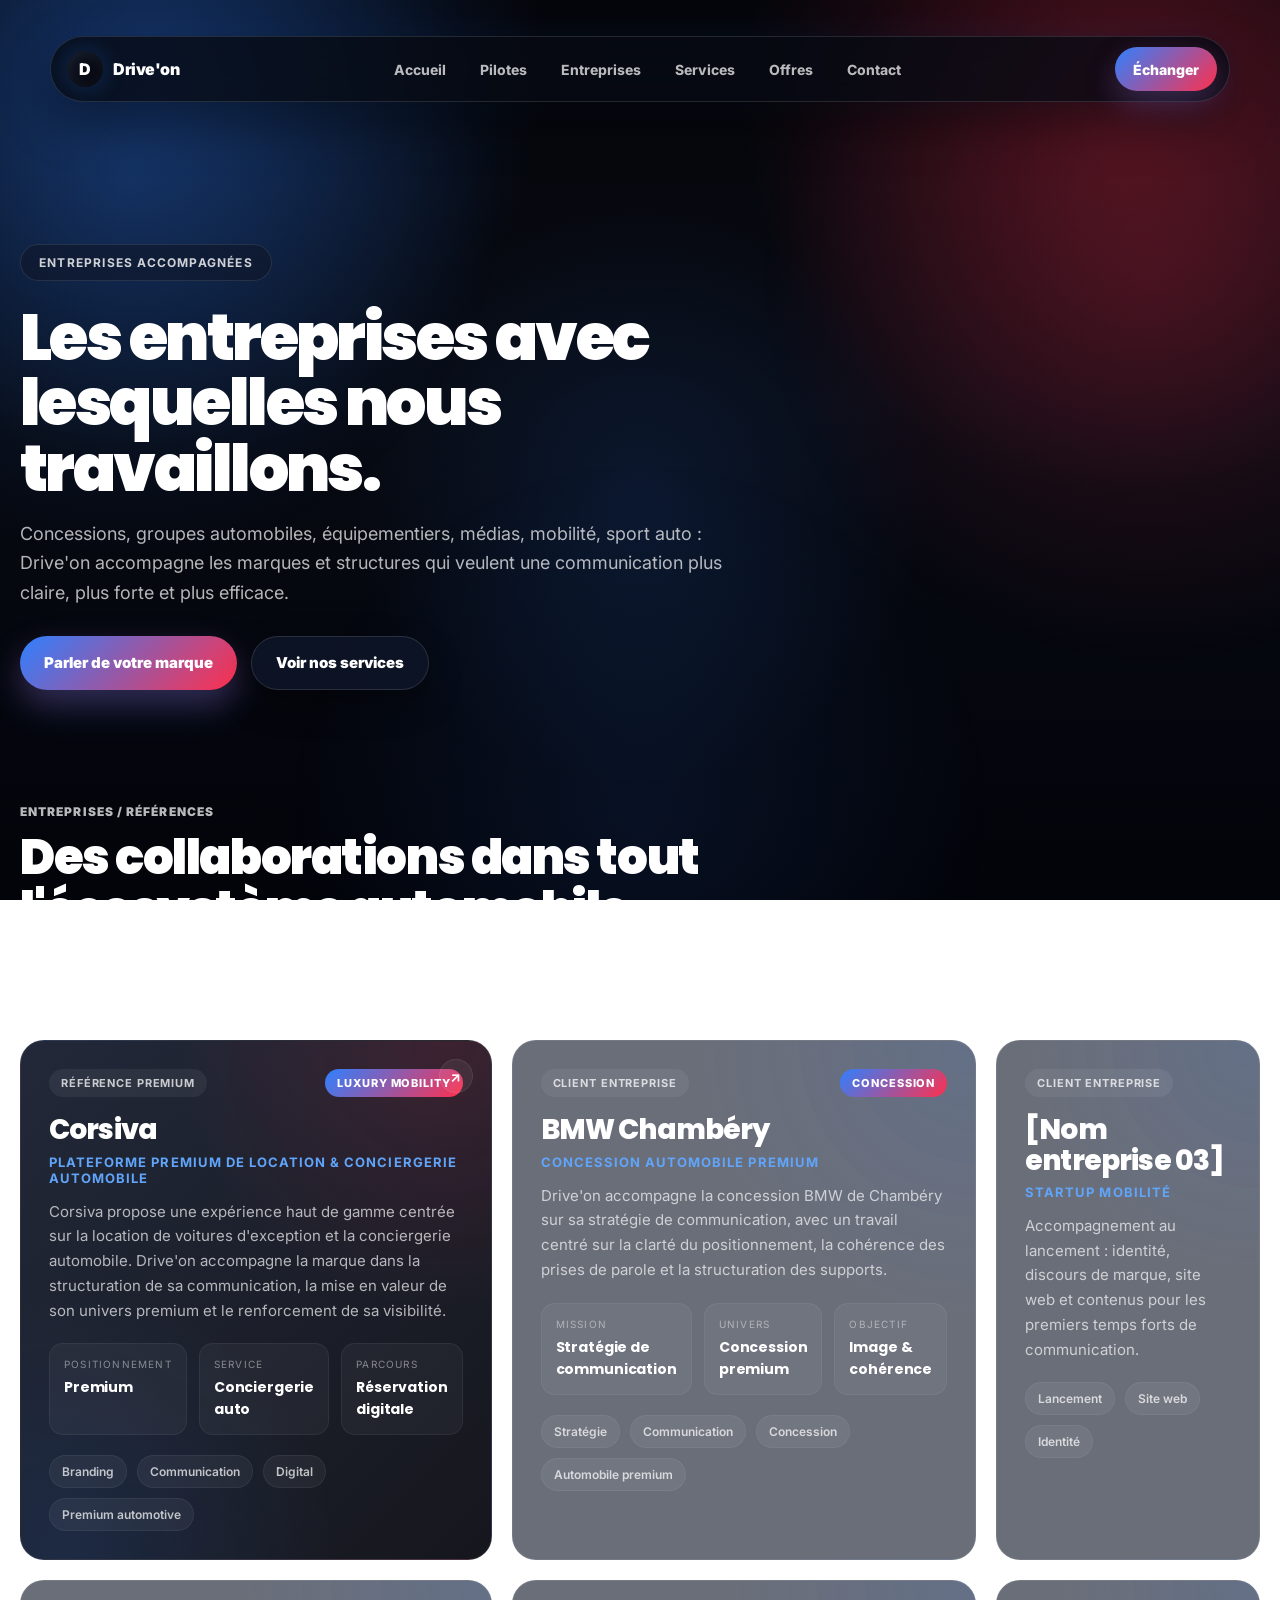
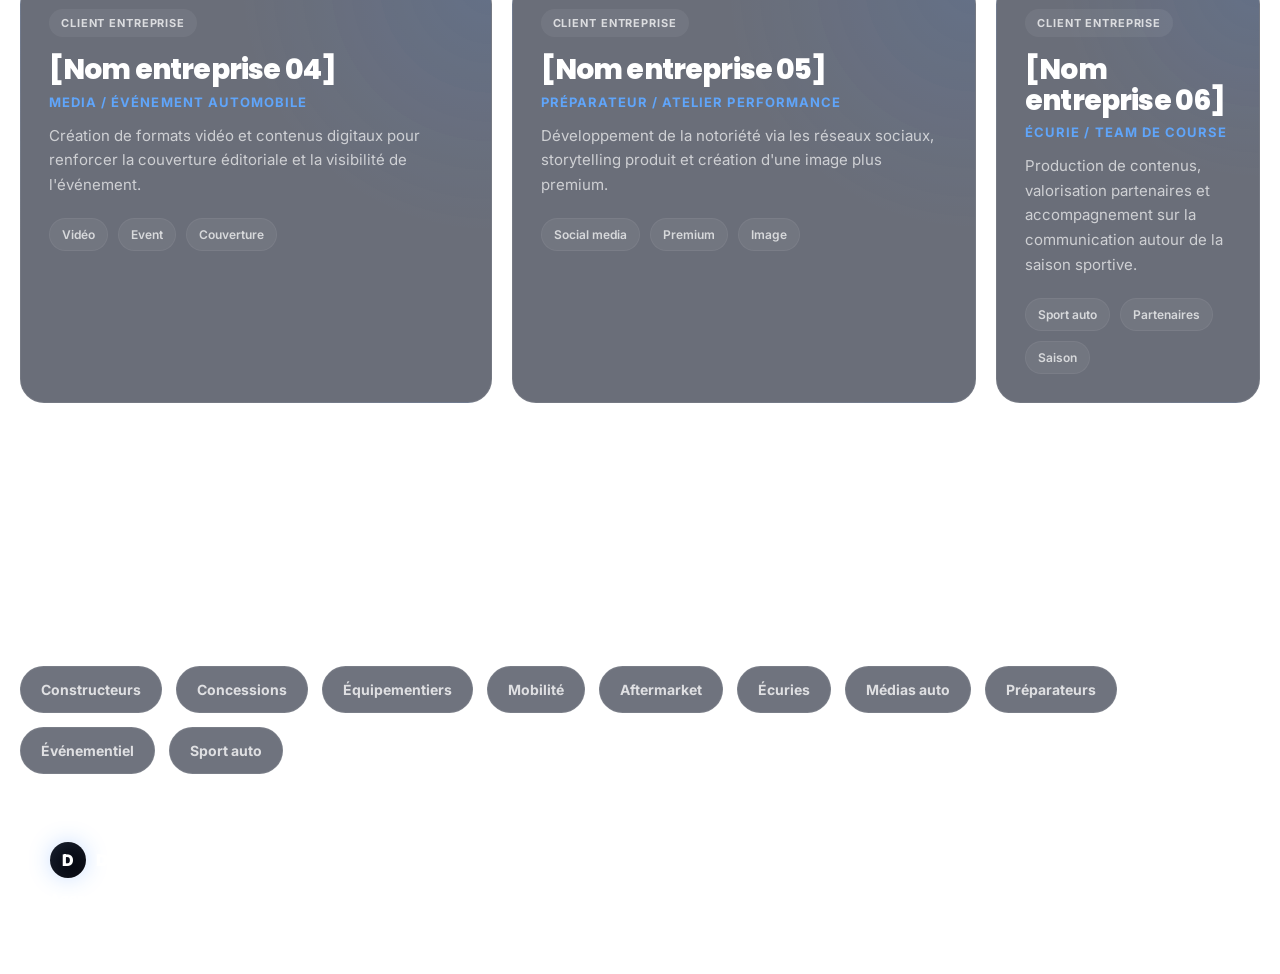
<file: entreprises.html>
<!DOCTYPE html>
<html lang="fr">
<head>
  <meta charset="UTF-8">
  <meta name="viewport" content="width=device-width, initial-scale=1.0">
  <title>Drive'on — Les entreprises avec lesquelles nous travaillons</title>
  <meta name="description" content="Découvrez les entreprises accompagnées par Drive'on : stratégie de communication, marketing digital, vidéo, réseaux sociaux et image de marque dans l'univers automobile.">

  <link rel="preconnect" href="https://fonts.googleapis.com">
  <link rel="preconnect" href="https://fonts.gstatic.com" crossorigin>
  <link href="https://fonts.googleapis.com/css2?family=Inter:wght@300;400;500;600;700;800;900&family=Poppins:wght@300;400;500;600;700;800;900&family=JetBrains+Mono:wght@400;500;700&display=swap" rel="stylesheet">

  <link rel="stylesheet" href="./styles.css">
  <link rel="stylesheet" href="./modern.css">
</head>
<body>

  <div class="ds-site">

    <header class="ds-nav-wrap">
      <nav class="ds-nav">
        <a href="./index.html" class="ds-logo">
          <span class="ds-logo-mark">D</span>
          <span>Drive'on</span>
        </a>

        <button class="ds-menu-toggle" id="menuToggle" aria-label="Ouvrir le menu">
          <span></span>
          <span></span>
          <span></span>
        </button>

        <div class="ds-menu" id="navLinks">
          <a href="./index.html">Accueil</a>
          <a href="./pilotes.html">Pilotes</a>
          <a href="./entreprises.html">Entreprises</a>
          <a href="./index.html#services">Services</a>
          <a href="./index.html#offres">Offres</a>
          <a href="./index.html#contact">Contact</a>
        </div>

        <a href="./index.html#contact" class="ds-nav-cta">Échanger</a>
      </nav>
    </header>

    <main>

      <section class="subpage-hero">
        <div class="subpage-hero-copy">
          <span class="subpage-badge">Entreprises accompagnées</span>
          <h1 class="subpage-title">Les entreprises avec lesquelles nous travaillons.</h1>
          <p class="subpage-desc">
            Concessions, groupes automobiles, équipementiers, médias, mobilité,
            sport auto : Drive'on accompagne les marques et structures qui veulent
            une communication plus claire, plus forte et plus efficace.
          </p>
          <div class="subpage-actions">
            <a href="./index.html#contact" class="ds-btn ds-btn-dark">Parler de votre marque</a>
            <a href="./index.html#services" class="ds-btn ds-btn-light">Voir nos services</a>
          </div>
        </div>
      </section>

      <section class="subpage-section">
        <div class="subpage-section-head">
          <span class="ds-kicker">Entreprises / références</span>
          <h2>Des collaborations dans tout l'écosystème automobile.</h2>
          <p>
            Voici quelques exemples d'entreprises, marques et structures avec lesquelles
            nous travaillons ou que nous accompagnons dans leur communication.
          </p>
        </div>

        <div class="entities-grid">

          <!-- CARTE CLIQUABLE CORSIVA -->
          <a 
            href="https://corsiva.fr/en"
            class="entity-card-link"
            target="_blank"
            rel="noopener noreferrer"
            aria-label="Voir le site de Corsiva"
          >
            <article class="entity-card entity-card-featured">
              <div class="entity-top">
                <span class="entity-label">Référence premium</span>
                <span class="entity-status">Luxury Mobility</span>
              </div>

              <h3>Corsiva</h3>
              <p class="entity-subtitle">Plateforme premium de location & conciergerie automobile</p>

              <p class="entity-text">
                Corsiva propose une expérience haut de gamme centrée sur la location de voitures
                d'exception et la conciergerie automobile. Drive'on accompagne la marque dans
                la structuration de sa communication, la mise en valeur de son univers premium
                et le renforcement de sa visibilité.
              </p>

              <div class="entity-stats">
                <div class="entity-stat">
                  <small>Positionnement</small>
                  <strong>Premium</strong>
                </div>
                <div class="entity-stat">
                  <small>Service</small>
                  <strong>Conciergerie auto</strong>
                </div>
                <div class="entity-stat">
                  <small>Parcours</small>
                  <strong>Réservation digitale</strong>
                </div>
              </div>

              <div class="entity-tags">
                <span>Branding</span>
                <span>Communication</span>
                <span>Digital</span>
                <span>Premium automotive</span>
              </div>
            </article>
          </a>

          <!-- BMW CHAMBÉRY -->
          <article class="entity-card">
            <div class="entity-top">
              <span class="entity-label">Client entreprise</span>
              <span class="entity-status">Concession</span>
            </div>

            <h3>BMW Chambéry</h3>
            <p class="entity-subtitle">Concession automobile premium</p>

            <p class="entity-text">
              Drive'on accompagne la concession BMW de Chambéry sur sa stratégie de
              communication, avec un travail centré sur la clarté du positionnement,
              la cohérence des prises de parole et la structuration des supports.
            </p>

            <div class="entity-stats">
              <div class="entity-stat">
                <small>Mission</small>
                <strong>Stratégie de communication</strong>
              </div>
              <div class="entity-stat">
                <small>Univers</small>
                <strong>Concession premium</strong>
              </div>
              <div class="entity-stat">
                <small>Objectif</small>
                <strong>Image & cohérence</strong>
              </div>
            </div>

            <div class="entity-tags">
              <span>Stratégie</span>
              <span>Communication</span>
              <span>Concession</span>
              <span>Automobile premium</span>
            </div>
          </article>

          <article class="entity-card">
            <div class="entity-top">
              <span class="entity-label">Client entreprise</span>
            </div>

            <h3>[Nom entreprise 03]</h3>
            <p class="entity-subtitle">Startup mobilité</p>

            <p class="entity-text">
              Accompagnement au lancement : identité, discours de marque, site web
              et contenus pour les premiers temps forts de communication.
            </p>

            <div class="entity-tags">
              <span>Lancement</span>
              <span>Site web</span>
              <span>Identité</span>
            </div>
          </article>

          <article class="entity-card">
            <div class="entity-top">
              <span class="entity-label">Client entreprise</span>
            </div>

            <h3>[Nom entreprise 04]</h3>
            <p class="entity-subtitle">Media / événement automobile</p>

            <p class="entity-text">
              Création de formats vidéo et contenus digitaux pour renforcer
              la couverture éditoriale et la visibilité de l'événement.
            </p>

            <div class="entity-tags">
              <span>Vidéo</span>
              <span>Event</span>
              <span>Couverture</span>
            </div>
          </article>

          <article class="entity-card">
            <div class="entity-top">
              <span class="entity-label">Client entreprise</span>
            </div>

            <h3>[Nom entreprise 05]</h3>
            <p class="entity-subtitle">Préparateur / atelier performance</p>

            <p class="entity-text">
              Développement de la notoriété via les réseaux sociaux, storytelling
              produit et création d'une image plus premium.
            </p>

            <div class="entity-tags">
              <span>Social media</span>
              <span>Premium</span>
              <span>Image</span>
            </div>
          </article>

          <article class="entity-card">
            <div class="entity-top">
              <span class="entity-label">Client entreprise</span>
            </div>

            <h3>[Nom entreprise 06]</h3>
            <p class="entity-subtitle">Écurie / team de course</p>

            <p class="entity-text">
              Production de contenus, valorisation partenaires et accompagnement
              sur la communication autour de la saison sportive.
            </p>

            <div class="entity-tags">
              <span>Sport auto</span>
              <span>Partenaires</span>
              <span>Saison</span>
            </div>
          </article>

        </div>
      </section>

      <section class="subpage-section">
        <div class="subpage-section-head">
          <span class="ds-kicker">Secteurs accompagnés</span>
          <h2>Les profils avec lesquels nous aimons travailler.</h2>
        </div>

        <div class="logo-cloud">
          <span>Constructeurs</span>
          <span>Concessions</span>
          <span>Équipementiers</span>
          <span>Mobilité</span>
          <span>Aftermarket</span>
          <span>Écuries</span>
          <span>Médias auto</span>
          <span>Préparateurs</span>
          <span>Événementiel</span>
          <span>Sport auto</span>
        </div>
      </section>

    </main>

    <footer class="ds-footer">
      <div>
        <a href="./index.html" class="ds-logo">
          <span class="ds-logo-mark">D</span>
          <span>Drive'on</span>
        </a>
        <p>Agence de communication automobile · Marketing digital, vidéo et stratégie.</p>
      </div>

      <div class="ds-footer-links">
        <a href="./index.html">Accueil</a>
        <a href="./pilotes.html">Pilotes</a>
        <a href="./entreprises.html">Entreprises</a>
        <a href="./index.html#contact">Contact</a>
      </div>

      <p class="ds-copy">© <span id="year"></span> Drive'on. Tous droits réservés.</p>
    </footer>

  </div>

  <script src="./script.js"></script>
</body>
</html>
</file>
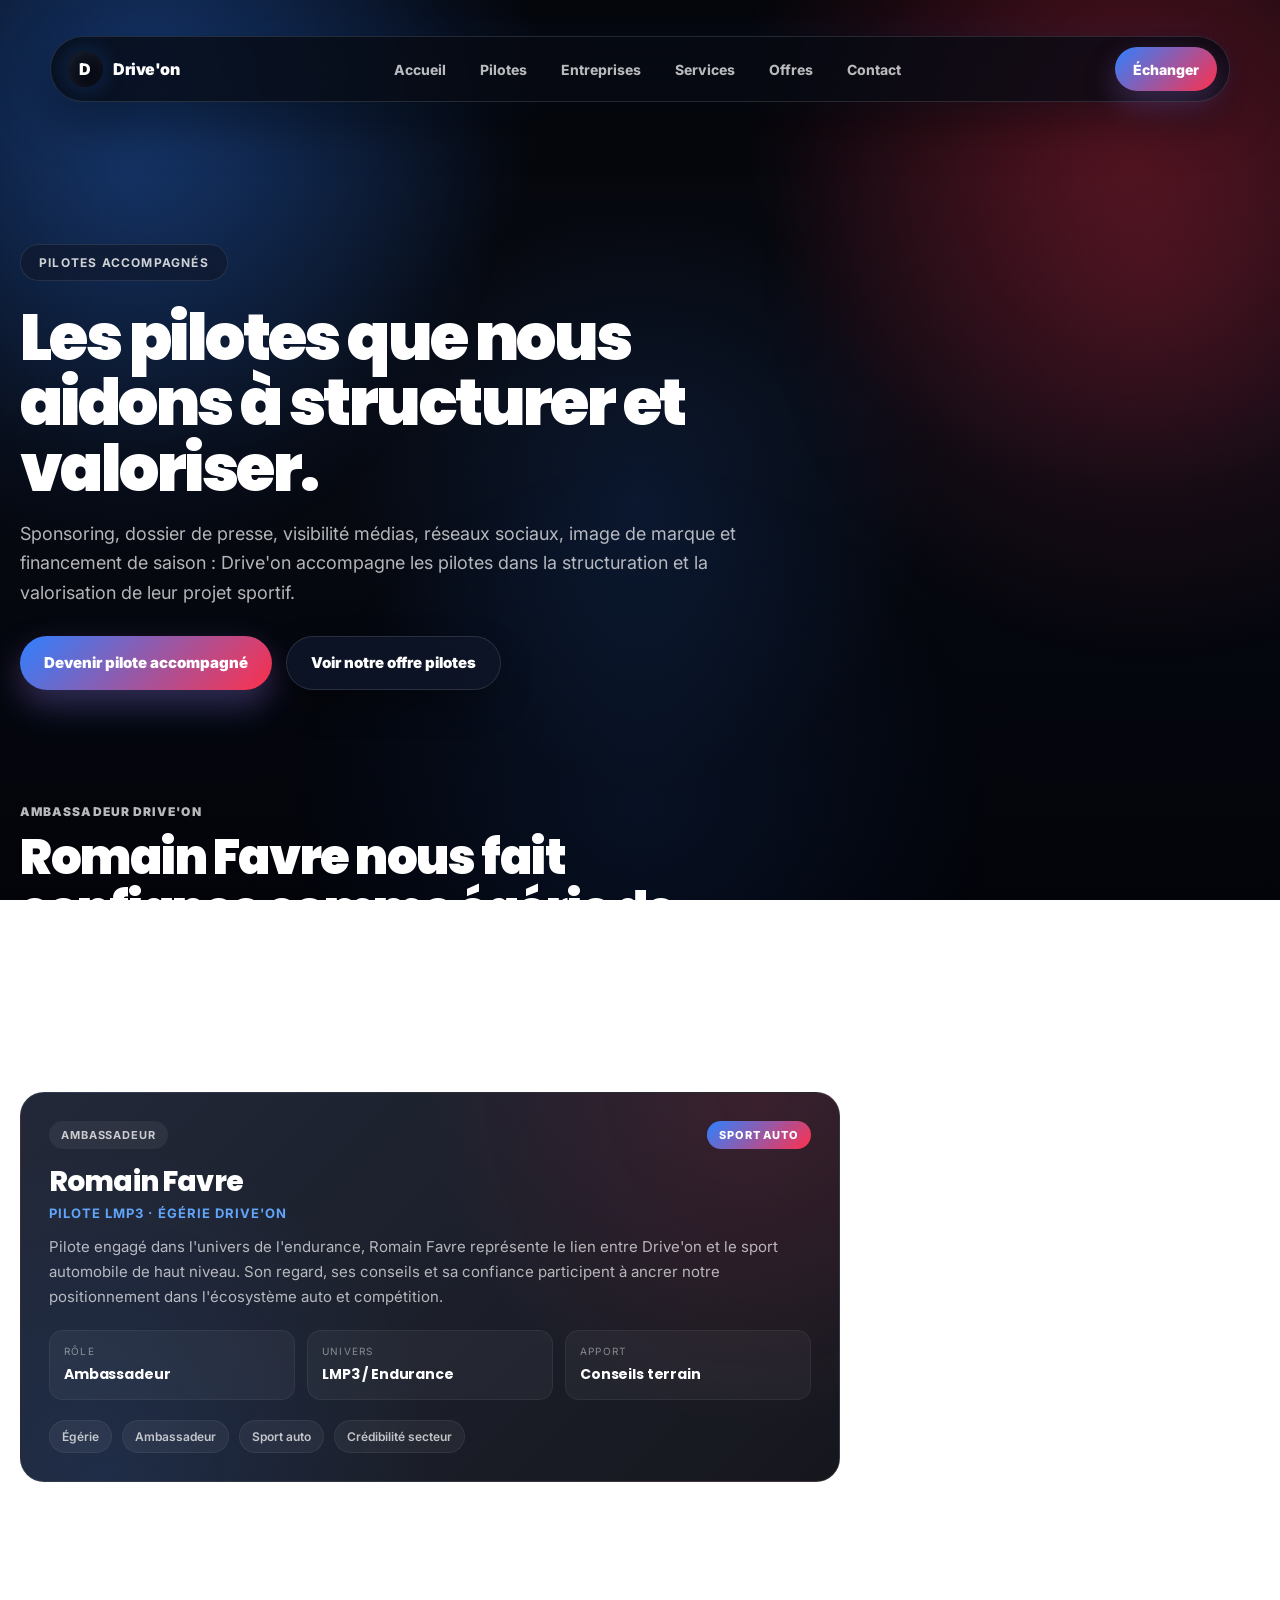
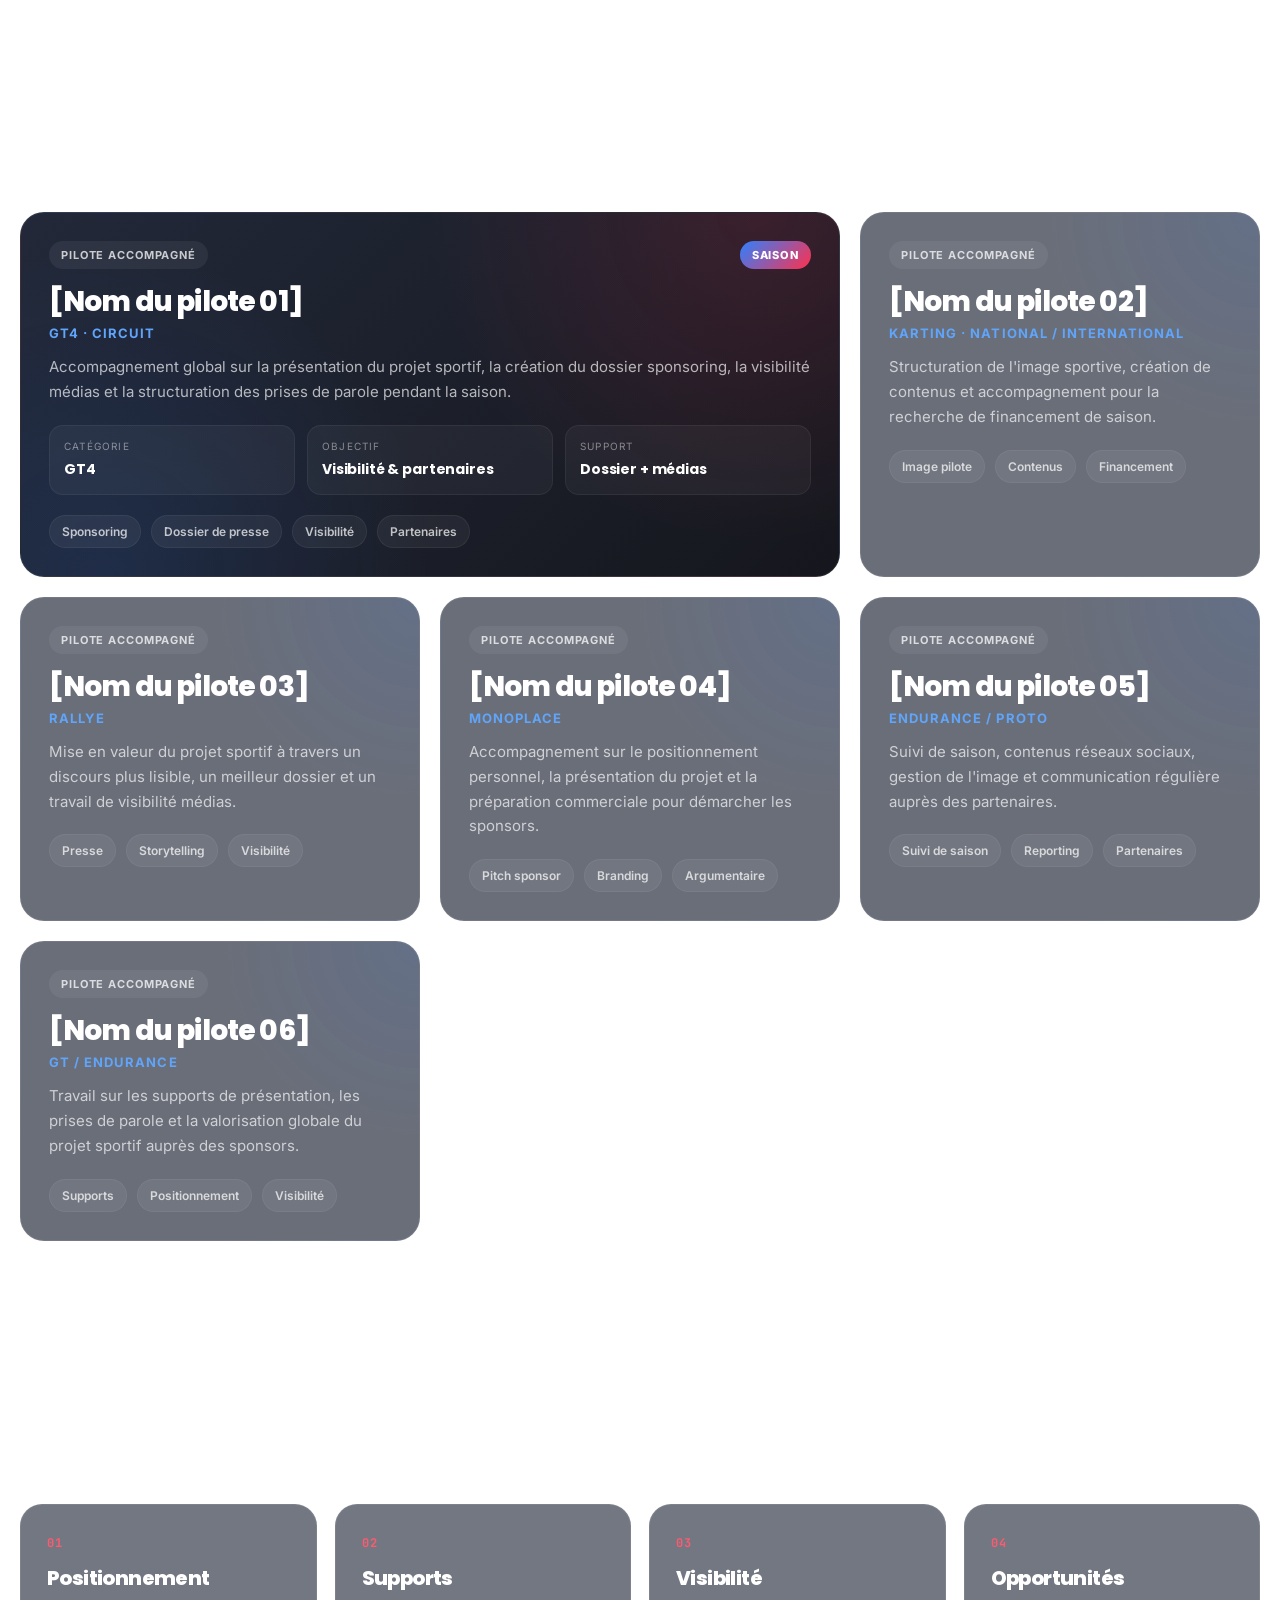
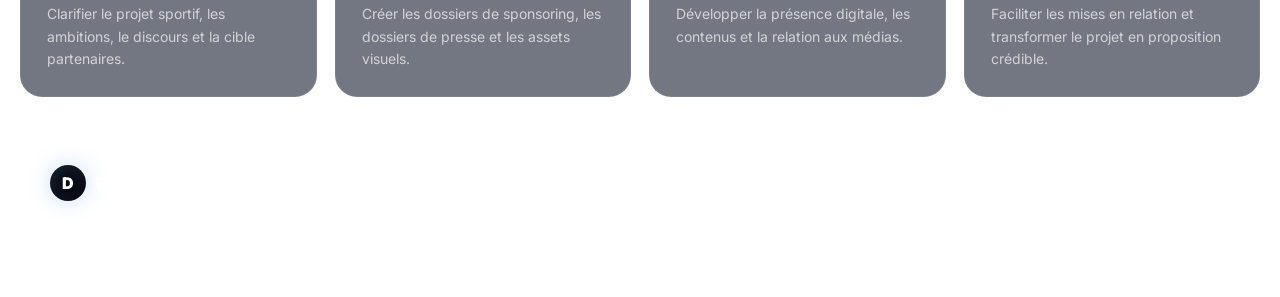
<file: pilotes.html>
<!DOCTYPE html>
<html lang="fr">
<head>
  <meta charset="UTF-8">
  <meta name="viewport" content="width=device-width, initial-scale=1.0">
  <title>Drive'on — Les pilotes que nous accompagnons</title>
  <meta name="description" content="Découvrez les pilotes accompagnés par Drive'on : sponsoring, relations presse, visibilité médias, réseaux sociaux et stratégie d'image.">

  <link rel="preconnect" href="https://fonts.googleapis.com">
  <link rel="preconnect" href="https://fonts.gstatic.com" crossorigin>
  <link href="https://fonts.googleapis.com/css2?family=Inter:wght@300;400;500;600;700;800;900&family=Poppins:wght@300;400;500;600;700;800;900&family=JetBrains+Mono:wght@400;500;700&display=swap" rel="stylesheet">

  <link rel="stylesheet" href="./styles.css">
  <link rel="stylesheet" href="./modern.css">
</head>
<body>

  <div class="ds-site">

    <!-- NAVIGATION -->
    <header class="ds-nav-wrap">
      <nav class="ds-nav">
        <a href="./index.html" class="ds-logo">
          <span class="ds-logo-mark">D</span>
          <span>Drive'on</span>
        </a>

        <button class="ds-menu-toggle" id="menuToggle" aria-label="Ouvrir le menu">
          <span></span>
          <span></span>
          <span></span>
        </button>

        <div class="ds-menu" id="navLinks">
          <a href="./index.html">Accueil</a>
          <a href="./pilotes.html">Pilotes</a>
          <a href="./entreprises.html">Entreprises</a>
          <a href="./index.html#services">Services</a>
          <a href="./index.html#offres">Offres</a>
          <a href="./index.html#contact">Contact</a>
        </div>

        <a href="./index.html#contact" class="ds-nav-cta">Échanger</a>
      </nav>
    </header>

    <main>

      <!-- HERO PAGE -->
      <section class="subpage-hero">
        <div class="subpage-hero-copy">
          <span class="subpage-badge">Pilotes accompagnés</span>
          <h1 class="subpage-title">Les pilotes que nous aidons à structurer et valoriser.</h1>
          <p class="subpage-desc">
            Sponsoring, dossier de presse, visibilité médias, réseaux sociaux,
            image de marque et financement de saison : Drive'on accompagne les pilotes
            dans la structuration et la valorisation de leur projet sportif.
          </p>
          <div class="subpage-actions">
            <a href="./index.html#contact" class="ds-btn ds-btn-dark">Devenir pilote accompagné</a>
            <a href="./index.html#pilotes" class="ds-btn ds-btn-light">Voir notre offre pilotes</a>
          </div>
        </div>
      </section>

      <!-- AMBASSADEUR -->
      <section class="subpage-section">
        <div class="subpage-section-head">
          <span class="ds-kicker">Ambassadeur Drive'on</span>
          <h2>Romain Favre nous fait confiance comme égérie de marque.</h2>
          <p>
            Romain Favre n'est pas présenté ici comme un pilote accompagné par Drive'on,
            mais comme un ambassadeur et une figure de confiance qui renforce notre
            crédibilité dans l'univers du sport automobile.
          </p>
        </div>

        <div class="entities-grid">
          <article class="entity-card entity-card-featured">
            <div class="entity-top">
              <span class="entity-label">Ambassadeur</span>
              <span class="entity-status">Sport auto</span>
            </div>

            <h3>Romain Favre</h3>
            <p class="entity-subtitle">Pilote LMP3 · Égérie Drive'on</p>

            <p class="entity-text">
              Pilote engagé dans l'univers de l'endurance, Romain Favre représente
              le lien entre Drive'on et le sport automobile de haut niveau. Son regard,
              ses conseils et sa confiance participent à ancrer notre positionnement
              dans l'écosystème auto et compétition.
            </p>

            <div class="entity-stats">
              <div class="entity-stat">
                <small>Rôle</small>
                <strong>Ambassadeur</strong>
              </div>
              <div class="entity-stat">
                <small>Univers</small>
                <strong>LMP3 / Endurance</strong>
              </div>
              <div class="entity-stat">
                <small>Apport</small>
                <strong>Conseils terrain</strong>
              </div>
            </div>

            <div class="entity-tags">
              <span>Égérie</span>
              <span>Ambassadeur</span>
              <span>Sport auto</span>
              <span>Crédibilité secteur</span>
            </div>
          </article>
        </div>
      </section>

      <!-- LISTE PILOTES ACCOMPAGNÉS -->
      <section class="subpage-section">
        <div class="subpage-section-head">
          <span class="ds-kicker">Roster pilotes</span>
          <h2>Des profils suivis, structurés et valorisés.</h2>
          <p>
            Remplace les contenus ci-dessous par les vrais noms, catégories,
            palmarès, objectifs et liens des pilotes que vous accompagnez réellement.
          </p>
        </div>

        <div class="entities-grid">

          <article class="entity-card entity-card-featured">
            <div class="entity-top">
              <span class="entity-label">Pilote accompagné</span>
              <span class="entity-status">Saison</span>
            </div>

            <h3>[Nom du pilote 01]</h3>
            <p class="entity-subtitle">GT4 · Circuit</p>

            <p class="entity-text">
              Accompagnement global sur la présentation du projet sportif, la création
              du dossier sponsoring, la visibilité médias et la structuration des
              prises de parole pendant la saison.
            </p>

            <div class="entity-stats">
              <div class="entity-stat">
                <small>Catégorie</small>
                <strong>GT4</strong>
              </div>
              <div class="entity-stat">
                <small>Objectif</small>
                <strong>Visibilité & partenaires</strong>
              </div>
              <div class="entity-stat">
                <small>Support</small>
                <strong>Dossier + médias</strong>
              </div>
            </div>

            <div class="entity-tags">
              <span>Sponsoring</span>
              <span>Dossier de presse</span>
              <span>Visibilité</span>
              <span>Partenaires</span>
            </div>
          </article>

          <article class="entity-card">
            <div class="entity-top">
              <span class="entity-label">Pilote accompagné</span>
            </div>

            <h3>[Nom du pilote 02]</h3>
            <p class="entity-subtitle">Karting · National / international</p>

            <p class="entity-text">
              Structuration de l'image sportive, création de contenus et accompagnement
              pour la recherche de financement de saison.
            </p>

            <div class="entity-tags">
              <span>Image pilote</span>
              <span>Contenus</span>
              <span>Financement</span>
            </div>
          </article>

          <article class="entity-card">
            <div class="entity-top">
              <span class="entity-label">Pilote accompagné</span>
            </div>

            <h3>[Nom du pilote 03]</h3>
            <p class="entity-subtitle">Rallye</p>

            <p class="entity-text">
              Mise en valeur du projet sportif à travers un discours plus lisible,
              un meilleur dossier et un travail de visibilité médias.
            </p>

            <div class="entity-tags">
              <span>Presse</span>
              <span>Storytelling</span>
              <span>Visibilité</span>
            </div>
          </article>

          <article class="entity-card">
            <div class="entity-top">
              <span class="entity-label">Pilote accompagné</span>
            </div>

            <h3>[Nom du pilote 04]</h3>
            <p class="entity-subtitle">Monoplace</p>

            <p class="entity-text">
              Accompagnement sur le positionnement personnel, la présentation du
              projet et la préparation commerciale pour démarcher les sponsors.
            </p>

            <div class="entity-tags">
              <span>Pitch sponsor</span>
              <span>Branding</span>
              <span>Argumentaire</span>
            </div>
          </article>

          <article class="entity-card">
            <div class="entity-top">
              <span class="entity-label">Pilote accompagné</span>
            </div>

            <h3>[Nom du pilote 05]</h3>
            <p class="entity-subtitle">Endurance / Proto</p>

            <p class="entity-text">
              Suivi de saison, contenus réseaux sociaux, gestion de l'image et
              communication régulière auprès des partenaires.
            </p>

            <div class="entity-tags">
              <span>Suivi de saison</span>
              <span>Reporting</span>
              <span>Partenaires</span>
            </div>
          </article>

          <article class="entity-card">
            <div class="entity-top">
              <span class="entity-label">Pilote accompagné</span>
            </div>

            <h3>[Nom du pilote 06]</h3>
            <p class="entity-subtitle">GT / Endurance</p>

            <p class="entity-text">
              Travail sur les supports de présentation, les prises de parole
              et la valorisation globale du projet sportif auprès des sponsors.
            </p>

            <div class="entity-tags">
              <span>Supports</span>
              <span>Positionnement</span>
              <span>Visibilité</span>
            </div>
          </article>

        </div>
      </section>

      <!-- PROCESS -->
      <section class="subpage-section">
        <div class="subpage-section-head">
          <span class="ds-kicker">Notre accompagnement</span>
          <h2>Ce qu'on apporte à chaque pilote.</h2>
        </div>

        <div class="process-grid">
          <div class="process-card">
            <strong>01</strong>
            <h3>Positionnement</h3>
            <p>Clarifier le projet sportif, les ambitions, le discours et la cible partenaires.</p>
          </div>
          <div class="process-card">
            <strong>02</strong>
            <h3>Supports</h3>
            <p>Créer les dossiers de sponsoring, les dossiers de presse et les assets visuels.</p>
          </div>
          <div class="process-card">
            <strong>03</strong>
            <h3>Visibilité</h3>
            <p>Développer la présence digitale, les contenus et la relation aux médias.</p>
          </div>
          <div class="process-card">
            <strong>04</strong>
            <h3>Opportunités</h3>
            <p>Faciliter les mises en relation et transformer le projet en proposition crédible.</p>
          </div>
        </div>
      </section>

    </main>

    <footer class="ds-footer">
      <div>
        <a href="./index.html" class="ds-logo">
          <span class="ds-logo-mark">D</span>
          <span>Drive'on</span>
        </a>
        <p>Agence de communication automobile · Visibilité, sponsoring et image pilote.</p>
      </div>

      <div class="ds-footer-links">
        <a href="./index.html">Accueil</a>
        <a href="./pilotes.html">Pilotes</a>
        <a href="./entreprises.html">Entreprises</a>
        <a href="./index.html#contact">Contact</a>
      </div>

      <p class="ds-copy">© <span id="year"></span> Drive'on. Tous droits réservés.</p>
    </footer>

  </div>

  <script src="./script.js"></script>
</body>
</html>
</file>
<file: styles.css>
/* =========================================================
   DRIVE'ON — THÈME NOIR PROFOND
   Lueurs bleues & rouges · Titres en blanc · Poppins
========================================================= */
/* =========================================================
   LOADER LOGO - CHARGEMENT AU LANCEMENT
========================================================= */

.logo-loader {
  position: fixed !important;
  inset: 0 !important;
  z-index: 999999 !important;

  width: 100vw !important;
  height: 100vh !important;

  display: grid !important;
  place-items: center !important;

  background:
    radial-gradient(circle at 20% 20%, rgba(47, 128, 255, 0.24), transparent 30%),
    radial-gradient(circle at 80% 30%, rgba(255, 48, 77, 0.22), transparent 32%),
    radial-gradient(circle at 50% 90%, rgba(47, 128, 255, 0.10), transparent 36%),
    linear-gradient(180deg, #05060b 0%, #02030a 100%) !important;

  color: #ffffff !important;

  opacity: 1;
  visibility: visible;

  transition:
    opacity 0.7s ease,
    visibility 0.7s ease;
}

.logo-loader.is-hidden {
  opacity: 0 !important;
  visibility: hidden !important;
  pointer-events: none !important;
}

.logo-loader-inner {
  position: relative;

  width: min(420px, calc(100% - 32px));
  padding: 42px 34px;

  display: flex;
  flex-direction: column;
  align-items: center;
  justify-content: center;

  border: 1px solid rgba(255, 255, 255, 0.12);
  border-radius: 38px;

  background:
    linear-gradient(180deg, rgba(15, 22, 40, 0.88), rgba(5, 6, 11, 0.92));

  box-shadow:
    0 40px 120px rgba(0, 0, 0, 0.65),
    0 0 70px rgba(47, 128, 255, 0.16),
    0 0 80px rgba(255, 48, 77, 0.10);

  backdrop-filter: blur(20px);
  -webkit-backdrop-filter: blur(20px);

  text-align: center;

  animation: logoLoaderEnter 0.7s ease both;
}

.logo-loader-inner::before {
  content: "";
  position: absolute;
  inset: -1px;
  z-index: -1;

  border-radius: inherit;

  background:
    linear-gradient(
      135deg,
      rgba(47, 128, 255, 0.28),
      transparent 32%,
      rgba(255, 48, 77, 0.22)
    );

  opacity: 0.8;
  filter: blur(18px);
}

.logo-loader-brand {
  display: inline-flex;
  align-items: center;
  justify-content: center;
  gap: 12px;

  color: #ffffff;

  font-family: "Poppins", Inter, Arial, sans-serif;
  font-size: 20px;
  font-weight: 700;
  letter-spacing: -0.04em;
}

.logo-loader-mark {
  width: 54px;
  height: 54px;

  display: inline-grid;
  place-items: center;

  border-radius: 50%;

  background:
    radial-gradient(circle at 30% 20%, rgba(255, 255, 255, 0.22), transparent 34%),
    linear-gradient(135deg, #111827, #02030a);

  color: #ffffff;

  font-size: 22px;
  font-weight: 900;

  box-shadow:
    inset 0 0 16px rgba(255, 255, 255, 0.08),
    0 0 28px rgba(47, 128, 255, 0.30),
    0 0 36px rgba(255, 48, 77, 0.14);
}

.logo-loader-progress {
  margin-top: 34px;

  color: #ffffff;

  font-family: "Poppins", Inter, Arial, sans-serif;
  font-size: 42px;
  line-height: 1;
  font-weight: 300;
  letter-spacing: -0.06em;

  text-shadow:
    0 0 22px rgba(47, 128, 255, 0.24),
    0 0 32px rgba(255, 48, 77, 0.14);
}

.logo-loader-progress small {
  margin-left: 4px;

  color: rgba(255, 255, 255, 0.58);

  font-size: 18px;
  font-weight: 300;
  letter-spacing: -0.03em;
}

.logo-loader-bar {
  width: min(240px, 100%);
  height: 3px;

  margin-top: 24px;

  overflow: hidden;

  border-radius: 999px;
  background: rgba(255, 255, 255, 0.10);
}

.logo-loader-bar span {
  display: block;

  width: 0%;
  height: 100%;

  border-radius: inherit;

  background:
    linear-gradient(
      90deg,
      #2f80ff 0%,
      #60a5fa 42%,
      #ff304d 100%
    );

  box-shadow:
    0 0 18px rgba(47, 128, 255, 0.55),
    0 0 22px rgba(255, 48, 77, 0.28);

  transition: width 0.08s linear;
}

.logo-loader-text {
  margin-top: 18px;

  color: rgba(255, 255, 255, 0.56);

  font-family: Inter, Arial, sans-serif;
  font-size: 12px;
  font-weight: 300;
  letter-spacing: 0.12em;
  text-transform: uppercase;
}

@keyframes logoLoaderEnter {
  from {
    opacity: 0;
    transform: translateY(18px) scale(0.96);
  }

  to {
    opacity: 1;
    transform: translateY(0) scale(1);
  }
}

@media (max-width: 520px) {
  .logo-loader-inner {
    padding: 36px 24px;
    border-radius: 30px;
  }

  .logo-loader-brand {
    font-size: 18px;
  }

  .logo-loader-mark {
    width: 48px;
    height: 48px;
    font-size: 20px;
  }

  .logo-loader-progress {
    font-size: 36px;
  }

  .logo-loader-progress small {
    font-size: 16px;
  }

  .logo-loader-bar {
    width: 210px;
  }
}
:root {
  --bg: #05060b;
  --bg-soft: #0b1020;
  --black: #02030a;
  --black-2: #070b14;
  --black-3: #101827;
  --panel: #0f1628;

  --text: #ffffff;
  --muted: rgba(255, 255, 255, 0.72);
  --muted-2: rgba(255, 255, 255, 0.42);

  --blue: #2f80ff;
  --blue-light: #60a5fa;
  --red: #ff304d;
  --red-light: #ff5a6f;

  --line: rgba(255, 255, 255, 0.12);
  --line-light: rgba(255, 255, 255, 0.16);

  --radius-xl: 48px;
  --radius-lg: 32px;
  --radius-md: 22px;
  --radius-sm: 16px;

  --shadow: 0 34px 90px rgba(0, 0, 0, 0.55);
  --shadow-soft: 0 18px 45px rgba(0, 0, 0, 0.35);

  --container: 1180px;
}

/* RESET */
* { margin: 0; padding: 0; box-sizing: border-box; }
html { scroll-behavior: smooth; }

body {
  font-family: Inter, ui-sans-serif, system-ui, -apple-system, BlinkMacSystemFont,
    "Segoe UI", Arial, sans-serif;
  color: var(--text);
  background:
    radial-gradient(circle at 12% 8%, rgba(47, 128, 255, 0.28), transparent 28%),
    radial-gradient(circle at 88% 12%, rgba(255, 48, 77, 0.24), transparent 28%),
    radial-gradient(circle at 50% 55%, rgba(47, 128, 255, 0.12), transparent 36%),
    linear-gradient(180deg, #05060b 0%, #070a12 45%, #03040a 100%);
  background-attachment: fixed;
  overflow-x: hidden;
}

body.menu-open, body.loading { overflow: hidden; }

a { color: inherit; text-decoration: none; }
button, input, textarea, select { font-family: inherit; }
img { max-width: 100%; display: block; }

.ds-site { position: relative; overflow: hidden; }
.ds-site::before {
  content: "";
  position: fixed;
  inset: 0;
  z-index: -2;
  pointer-events: none;
  background:
    radial-gradient(circle at 10% 20%, rgba(47, 128, 255, 0.18), transparent 28%),
    radial-gradient(circle at 90% 30%, rgba(255, 48, 77, 0.16), transparent 30%),
    radial-gradient(circle at 50% 90%, rgba(47, 128, 255, 0.10), transparent 34%);
}

/* =========================================================
   POLICE POPPINS POUR LES TITRES
========================================================= */
h1, h2, h3, h4, h5, h6,
.ds-hero h1, .ds-hero h1 span,
.ds-section-head h2, .ds-split h2, .ds-offer-card h2, .ds-contact h2,
.ds-pilots-head h2, .ds-pilots-cta h3, .ds-pilot-steps h3,
.ds-service-card h3, .ds-pilot-service h3,
.ds-phone h3, .ds-metric strong, .ds-stat-grid strong,
.ds-result-card strong, .ds-step strong,
.ds-client strong, .ds-floating-card strong,
.ds-card strong, .ds-profile strong,
.ds-loader-name {
  font-family: 'Poppins', 'Inter', Arial, sans-serif !important;
  letter-spacing: -0.03em;
}

/* =========================================================
   COULEURS TEXTE
========================================================= */
body, .ds-site,
.ds-site h1, .ds-site h2, .ds-site h3, .ds-site h4, .ds-site h5, .ds-site h6,
.ds-site strong, .ds-site label, .ds-site button {
  color: #ffffff;
}

.ds-hero-copy > p, .ds-section-head p, .ds-split-content p,
.ds-service-card p, .ds-testimonial-grid article p,
.ds-contact-inner p, .ds-footer p,
.ds-card small, .ds-profile small, .ds-metric small,
.ds-list p, .ds-floating-card span, .ds-client small,
.ds-stat-grid span, .ds-contact-form small,
.ds-kicker, .ds-badge,
.ds-pilot-service p, .ds-step p, .ds-result-card span,
.ds-pilots-head p, .ds-pilots-cta p {
  color: var(--muted);
}

/* =========================================================
   NAVIGATION
========================================================= */
.ds-nav-wrap {
  position: sticky;
  top: 18px;
  z-index: 100;
  width: min(var(--container), calc(100% - 32px));
  margin: 0 auto;
  padding-top: 18px;
}
.ds-nav {
  display: flex;
  align-items: center;
  justify-content: space-between;
  gap: 22px;
  padding: 10px 12px 10px 16px;
  background: rgba(7, 11, 20, 0.78);
  border: 1px solid var(--line);
  border-radius: 999px;
  backdrop-filter: blur(20px);
  -webkit-backdrop-filter: blur(20px);
  box-shadow: 0 20px 50px rgba(0, 0, 0, 0.45), 0 0 40px rgba(47, 128, 255, 0.08);
}
.ds-logo {
  display: inline-flex;
  align-items: center;
  gap: 10px;
  font-size: 16px;
  font-weight: 900;
  letter-spacing: -0.03em;
  color: #fff;
}
.ds-logo-mark {
  width: 36px;
  height: 36px;
  display: inline-grid;
  place-items: center;
  border-radius: 50%;
  background: linear-gradient(135deg, #111827, #02030a);
  color: #fff;
  font-weight: 950;
  box-shadow: inset 0 0 14px rgba(255,255,255,0.06), 0 0 22px rgba(47,128,255,0.25);
}
.ds-menu { display: flex; align-items: center; gap: 6px; }
.ds-menu a {
  padding: 10px 14px;
  border-radius: 999px;
  color: var(--muted);
  font-size: 14px;
  font-weight: 750;
  transition: 0.22s ease;
}
.ds-menu a:hover { color: #fff; background: rgba(255,255,255,0.08); }
.ds-nav-cta {
  display: inline-flex;
  align-items: center;
  justify-content: center;
  min-height: 44px;
  padding: 0 18px;
  border-radius: 999px;
  background: linear-gradient(135deg, var(--blue), var(--red));
  color: #fff;
  font-size: 14px;
  font-weight: 850;
  box-shadow: 0 14px 34px rgba(47,128,255,0.22), 0 10px 30px rgba(255,48,77,0.16);
  transition: 0.22s ease;
}
.ds-nav-cta:hover {
  transform: translateY(-2px);
  box-shadow: 0 18px 40px rgba(47,128,255,0.32), 0 14px 36px rgba(255,48,77,0.22);
}
.ds-menu-toggle {
  display: none;
  width: 42px;
  height: 42px;
  border: 1px solid var(--line);
  border-radius: 50%;
  background: rgba(15, 22, 40, 0.95);
  cursor: pointer;
}
.ds-menu-toggle span {
  display: block;
  width: 18px;
  height: 2px;
  margin: 4px auto;
  border-radius: 999px;
  background: #fff;
  transition: 0.22s ease;
}

/* =========================================================
   HERO
========================================================= */
.ds-hero {
  width: min(var(--container), calc(100% - 32px));
  margin: 72px auto 0;
  display: grid;
  grid-template-columns: 0.92fr 1.08fr;
  align-items: center;
  gap: 40px;
  min-height: 730px;
}
.ds-hero-copy { position: relative; z-index: 2; }

.ds-badge, .ds-kicker {
  display: inline-flex;
  align-items: center;
  gap: 10px;
  font-size: 12px;
  font-weight: 900;
  text-transform: uppercase;
  letter-spacing: 0.09em;
}
.ds-badge {
  padding: 10px 14px;
  background: rgba(15, 22, 40, 0.72);
  border: 1px solid var(--line);
  border-radius: 999px;
  box-shadow: 0 12px 34px rgba(0,0,0,0.25), 0 0 30px rgba(47,128,255,0.08);
}
.ds-badge span {
  width: 9px;
  height: 9px;
  border-radius: 50%;
  background: var(--red);
  box-shadow: 0 0 0 6px rgba(255,48,77,0.16);
  animation: pulse 2s ease-in-out infinite;
}
@keyframes pulse {
  0%, 100% { opacity: 1; transform: scale(1); }
  50% { opacity: 0.6; transform: scale(1.2); }
}

.ds-hero h1 {
  margin-top: 24px;
  max-width: 760px;
  font-size: clamp(64px, 9vw, 124px);
  line-height: 0.84;
  letter-spacing: -0.05em;
  font-weight: 900;
  color: #fff !important;
  text-shadow: 0 0 24px rgba(47,128,255,0.22), 0 0 44px rgba(255,48,77,0.14);
}
.ds-hero h1 span {
  display: inline-block;
  font-style: italic;
  font-weight: 800;
  color: #fff !important;
  -webkit-text-fill-color: #fff !important;
}
.ds-hero-copy > p {
  margin-top: 28px;
  max-width: 590px;
  font-size: clamp(17px, 1.55vw, 21px);
  line-height: 1.65;
}
.ds-hero-actions { display: flex; flex-wrap: wrap; gap: 14px; margin-top: 34px; }

/* Boutons */
.ds-btn, .ds-mini-btn {
  display: inline-flex;
  align-items: center;
  justify-content: center;
  min-height: 54px;
  padding: 0 24px;
  border: 0;
  border-radius: 999px;
  cursor: pointer;
  font-size: 15px;
  font-weight: 900;
  transition: transform 0.22s ease, box-shadow 0.22s ease;
}
.ds-btn:hover, .ds-mini-btn:hover { transform: translateY(-2px); }
.ds-btn-dark {
  background: linear-gradient(135deg, var(--blue), var(--red));
  color: #fff;
  box-shadow: 0 16px 36px rgba(47,128,255,0.28), 0 12px 30px rgba(255,48,77,0.18);
}
.ds-btn-dark:hover { box-shadow: 0 20px 45px rgba(47,128,255,0.38), 0 16px 36px rgba(255,48,77,0.26); }
.ds-btn-light {
  background: rgba(15, 22, 40, 0.86);
  color: #fff;
  border: 1px solid var(--line);
  box-shadow: 0 14px 34px rgba(0,0,0,0.28);
}
.ds-btn-light:hover {
  border-color: var(--blue-light);
  box-shadow: 0 18px 40px rgba(0,0,0,0.35), 0 0 28px rgba(47,128,255,0.18);
}

/* Trust */
.ds-trust { display: flex; align-items: center; gap: 16px; max-width: 560px; margin-top: 34px; }
.ds-avatar-stack { display: flex; flex-shrink: 0; }
.ds-avatar-stack span {
  width: 42px; height: 42px;
  display: grid; place-items: center;
  margin-left: -8px;
  border: 3px solid #05060b;
  border-radius: 50%;
  background: #111827;
  color: #fff;
  font-size: 12px;
  font-weight: 900;
}
.ds-avatar-stack span:first-child { margin-left: 0; background: var(--red); }
.ds-avatar-stack span:nth-child(2) { background: var(--blue); }
.ds-avatar-stack span:nth-child(3) { background: linear-gradient(135deg, var(--blue), var(--red)); }

/* =========================================================
   HERO VISUEL (téléphones)
========================================================= */
.ds-hero-visual { position: relative; min-height: 660px; display: grid; place-items: center; }
.ds-orb { position: absolute; border-radius: 50%; filter: blur(5px); opacity: 0.95; }
.ds-orb-one {
  width: 440px; height: 440px; top: 24px; right: 0;
  background: radial-gradient(circle, rgba(255,48,77,0.38), transparent 68%);
}
.ds-orb-two {
  width: 320px; height: 320px; left: 0; bottom: 80px;
  background: radial-gradient(circle, rgba(47,128,255,0.42), transparent 68%);
}
.ds-phone {
  position: absolute;
  width: 272px;
  min-height: 530px;
  padding: 18px;
  border: 10px solid #05060b;
  border-radius: 48px;
  overflow: hidden;
  box-shadow: 0 35px 100px rgba(0,0,0,0.65), 0 0 55px rgba(47,128,255,0.14);
}
.ds-phone::before {
  content: "";
  position: absolute;
  top: 9px; left: 50%;
  z-index: 4;
  width: 82px; height: 22px;
  border-radius: 999px;
  background: #05060b;
  transform: translateX(-50%);
}
.ds-phone-main {
  z-index: 5;
  color: #fff;
  background:
    radial-gradient(circle at 80% 0%, rgba(47,128,255,0.28), transparent 36%),
    radial-gradient(circle at 20% 90%, rgba(255,48,77,0.16), transparent 32%),
    linear-gradient(180deg, #111827, #070b14);
  transform: rotate(-4deg) translateX(-74px);
  animation: dsFloatMain 6s ease-in-out infinite;
}
.ds-phone-side {
  z-index: 4;
  color: #fff;
  background:
    radial-gradient(circle at 75% 5%, rgba(255,48,77,0.28), transparent 36%),
    radial-gradient(circle at 10% 90%, rgba(47,128,255,0.18), transparent 34%),
    linear-gradient(180deg, #070b14, #02030a);
  transform: rotate(8deg) translate(152px, 84px) scale(0.92);
  animation: dsFloatSide 7s ease-in-out infinite;
}
.ds-phone-top { display: flex; justify-content: space-between; margin: 14px 4px 30px; font-size: 12px; font-weight: 850; }
.ds-mini-brand { display: flex; align-items: center; gap: 10px; }
.ds-phone h3 { margin-top: 18px; font-size: 29px; line-height: 1.02; color: #fff !important; }
.ds-mini-btn {
  min-height: auto;
  margin-top: 18px;
  padding: 12px 16px;
  background: linear-gradient(135deg, var(--blue), var(--red));
  color: #fff;
  font-size: 13px;
}
.ds-card {
  margin-top: 16px;
  padding: 16px;
  border: 1px solid var(--line);
  border-radius: 24px;
  background: rgba(15, 22, 40, 0.86);
  color: #fff;
}
.ds-card-light { background: linear-gradient(135deg, var(--blue), var(--red)); border-color: transparent; }
.ds-card-row { display: flex; align-items: center; justify-content: space-between; gap: 12px; }
.ds-card strong { display: block; margin-top: 5px; font-size: 16px; color: #fff; }
.ds-pill { padding: 7px 10px; border-radius: 999px; background: rgba(255,255,255,0.16); font-size: 12px; font-weight: 900; color: #fff; }
.ds-dot { width: 14px; height: 14px; border-radius: 50%; background: var(--red); box-shadow: 0 0 18px rgba(255,48,77,0.55); }
.ds-bars { display: grid; grid-template-columns: repeat(4, 1fr); align-items: end; gap: 7px; height: 84px; margin-top: 18px; }
.ds-bars i { border-radius: 999px 999px 8px 8px; background: rgba(255,255,255,0.72); }
.ds-bars i:nth-child(1) { height: 35%; opacity: 0.4; }
.ds-bars i:nth-child(2) { height: 62%; opacity: 0.72; }
.ds-bars i:nth-child(3) { height: 48%; opacity: 0.55; }
.ds-bars i:nth-child(4) { height: 90%; background: var(--blue); box-shadow: 0 0 20px rgba(47,128,255,0.5); }

.ds-profile { display: flex; align-items: center; gap: 12px; padding: 16px; border: 1px solid var(--line-light); border-radius: 24px; background: rgba(255,255,255,0.08); }
.ds-profile-icon { width: 46px; height: 46px; display: grid; place-items: center; border-radius: 16px; background: linear-gradient(135deg, #833ab4, #fd1d1d, #fcb045); font-weight: 900; }
.ds-profile strong { display: block; margin-top: 5px; font-size: 16px; color: #fff; }

.ds-metric { margin-top: 18px; padding: 22px; border-radius: 28px; background: linear-gradient(135deg, var(--blue), var(--red)); color: #fff; }
.ds-metric strong { display: block; margin-top: 8px; font-size: 54px; line-height: 1; letter-spacing: -0.05em; color: #fff !important; }
.ds-metric span { color: rgba(255,255,255,0.72); font-size: 13px; font-weight: 850; }

.ds-list { display: grid; gap: 10px; margin-top: 18px; }
.ds-list div { display: grid; grid-template-columns: 12px 1fr auto; align-items: center; gap: 10px; padding: 13px; border-radius: 18px; background: rgba(255,255,255,0.08); }
.ds-list span { width: 10px; height: 10px; border-radius: 50%; background: var(--red); box-shadow: 0 0 14px rgba(255,48,77,0.5); }
.ds-list strong { font-size: 14px; color: #fff; }

.ds-floating-card {
  position: absolute;
  z-index: 8;
  display: grid;
  gap: 4px;
  padding: 16px 18px;
  border: 1px solid var(--line);
  border-radius: 22px;
  background: rgba(15, 22, 40, 0.78);
  backdrop-filter: blur(18px);
  color: #fff;
  box-shadow: 0 18px 45px rgba(0,0,0,0.38), 0 0 34px rgba(47,128,255,0.12);
}
.ds-floating-card strong { font-size: 14px; color: #fff; }
.ds-floating-one { top: 104px; right: 4px; }
.ds-floating-two { left: 0; bottom: 130px; }

/* =========================================================
   SECTIONS GÉNÉRIQUES
========================================================= */
.ds-section { width: min(var(--container), calc(100% - 32px)); margin: 120px auto 0; }
.ds-section-head { max-width: 800px; }
.ds-section-head h2, .ds-split h2, .ds-offer-card h2, .ds-contact h2 {
  margin-top: 14px;
  font-size: clamp(42px, 6.2vw, 82px);
  line-height: 0.9;
  letter-spacing: -0.05em;
  font-weight: 900;
  color: #fff !important;
  -webkit-text-fill-color: #fff !important;
  text-shadow: 0 0 18px rgba(47,128,255,0.22), 0 0 36px rgba(255,48,77,0.12);
}
.ds-section-head p { margin-top: 18px; font-size: 19px; line-height: 1.65; }

/* =========================================================
   SERVICES BENTO
========================================================= */
.ds-bento-grid { display: grid; grid-template-columns: repeat(4, 1fr); gap: 18px; margin-top: 38px; grid-auto-rows: minmax(240px, auto); }
.ds-service-card {
  min-height: 260px;
  padding: 26px;
  border: 1px solid var(--line);
  border-radius: var(--radius-lg);
  background: rgba(15, 22, 40, 0.74);
  box-shadow: 0 22px 55px rgba(0,0,0,0.35), 0 0 35px rgba(47,128,255,0.06);
  transition: transform 0.22s ease, box-shadow 0.22s ease;
}
.ds-service-card:hover { transform: translateY(-5px); box-shadow: 0 28px 70px rgba(0,0,0,0.45), 0 0 42px rgba(47,128,255,0.16); }
.ds-large-card {
  grid-column: span 2;
  grid-row: span 2;
  min-height: 540px;
  color: #fff;
  background:
    radial-gradient(circle at 80% 20%, rgba(47,128,255,0.24), transparent 32%),
    radial-gradient(circle at 20% 90%, rgba(255,48,77,0.20), transparent 30%),
    linear-gradient(135deg, #070b14, #02030a);
}
.ds-icon {
  width: 50px; height: 50px;
  display: grid; place-items: center;
  border-radius: 18px;
  background: linear-gradient(135deg, var(--blue), var(--red));
  color: #fff;
  font-size: 22px;
  font-weight: 950;
  box-shadow: 0 0 24px rgba(47,128,255,0.25), 0 0 18px rgba(255,48,77,0.18);
}
.ds-service-card h3 { margin-top: 28px; font-size: 28px; line-height: 1; color: #fff !important; }
.ds-service-card p { margin-top: 16px; line-height: 1.65; }
.ds-large-card p { max-width: 450px; font-size: 18px; }
.ds-service-card a { display: inline-flex; margin-top: 28px; color: var(--blue-light); font-weight: 900; }

/* =========================================================
   SPLIT
========================================================= */
.ds-split {
  display: grid;
  grid-template-columns: 0.9fr 1.1fr;
  align-items: end;
  gap: 42px;
  padding: 52px;
  border: 1px solid var(--line);
  border-radius: var(--radius-xl);
  background:
    radial-gradient(circle at 85% 20%, rgba(47,128,255,0.16), transparent 32%),
    radial-gradient(circle at 15% 85%, rgba(255,48,77,0.13), transparent 30%),
    rgba(15, 22, 40, 0.72);
}
.ds-split-content p { margin-bottom: 24px; font-size: 20px; line-height: 1.65; }

/* =========================================================
   OFFRES
========================================================= */
.ds-offers { display: grid; grid-template-columns: 0.95fr 1.05fr; gap: 18px; }
.ds-offer-card { min-height: 460px; padding: 42px; border: 1px solid var(--line); border-radius: var(--radius-xl); overflow: hidden; }
.ds-offer-dark {
  color: #fff;
  background:
    radial-gradient(circle at 78% 15%, rgba(47,128,255,0.22), transparent 34%),
    radial-gradient(circle at 20% 90%, rgba(255,48,77,0.20), transparent 30%),
    linear-gradient(135deg, #070b14, #02030a);
}
.ds-offer-light {
  color: #fff;
  background:
    radial-gradient(circle at 85% 15%, rgba(255,48,77,0.20), transparent 34%),
    radial-gradient(circle at 15% 90%, rgba(47,128,255,0.18), transparent 32%),
    rgba(15, 22, 40, 0.76);
}
.ds-offer-card p { margin-top: 20px; font-size: 18px; line-height: 1.65; }
.ds-stat-grid { display: grid; grid-template-columns: repeat(3, 1fr); gap: 14px; margin-top: 50px; }
.ds-stat-grid div { padding: 20px; border: 1px solid rgba(255,255,255,0.10); border-radius: 24px; background: rgba(5, 6, 11, 0.72); }
.ds-stat-grid strong { display: block; font-size: 42px; letter-spacing: -0.05em; color: #fff !important; }

/* =========================================================
   PILOTES
========================================================= */
.ds-pilots-wrap {
  position: relative;
  padding: 80px 52px;
  border: 1px solid var(--line);
  border-radius: var(--radius-xl);
  background:
    radial-gradient(circle at 90% 10%, rgba(255, 48, 77, 0.18), transparent 38%),
    radial-gradient(circle at 10% 90%, rgba(47, 128, 255, 0.20), transparent 38%),
    linear-gradient(135deg, #070b14, #02030a);
  overflow: hidden;
}
.ds-pilots-wrap::before {
  content: "";
  position: absolute;
  top: 0; right: 0;
  width: 280px; height: 280px;
  background-image:
    linear-gradient(45deg, rgba(255,255,255,0.04) 25%, transparent 25%),
    linear-gradient(-45deg, rgba(255,255,255,0.04) 25%, transparent 25%);
  background-size: 24px 24px;
  opacity: 0.4;
  mask-image: radial-gradient(circle at top right, black 0%, transparent 70%);
  -webkit-mask-image: radial-gradient(circle at top right, black 0%, transparent 70%);
  pointer-events: none;
}
.ds-pilots-head { max-width: 720px; margin: 0 auto 60px; text-align: center; position: relative; z-index: 2; }
.ds-pilots-head h2 {
  margin-top: 14px;
  font-size: clamp(38px, 5.5vw, 68px);
  line-height: 0.95;
  letter-spacing: -0.04em;
  font-weight: 900;
  color: #fff !important;
  text-shadow: 0 0 24px rgba(255,48,77,0.25), 0 0 40px rgba(47,128,255,0.15);
}
.ds-pilots-head p { margin-top: 22px; font-size: 18px; line-height: 1.65; max-width: 580px; margin-left: auto; margin-right: auto; }

/* Résultats */
.ds-pilots-results { display: grid; grid-template-columns: repeat(4, 1fr); gap: 16px; margin-bottom: 60px; position: relative; z-index: 2; }
.ds-result-card {
  padding: 28px 24px;
  border: 1px solid var(--line);
  border-radius: var(--radius-lg);
  background: rgba(5, 6, 11, 0.55);
  text-align: center;
  transition: transform 0.3s ease, border-color 0.3s ease;
}
.ds-result-card:hover { transform: translateY(-4px); border-color: var(--line-light); }
.ds-result-card strong {
  display: block;
  font-size: 38px;
  line-height: 1;
  letter-spacing: -0.04em;
  font-weight: 900;
  margin-bottom: 10px;
  background: linear-gradient(135deg, var(--blue-light), var(--red-light));
  -webkit-background-clip: text;
  background-clip: text;
  -webkit-text-fill-color: transparent;
}
.ds-result-card span { font-size: 13px; line-height: 1.5; font-weight: 600; }

/* Grille services pilotes */
.ds-pilots-grid { display: grid; grid-template-columns: repeat(3, 1fr); gap: 18px; position: relative; z-index: 2; margin-bottom: 60px; }
.ds-pilot-service {
  padding: 32px 28px;
  border: 1px solid var(--line);
  border-radius: var(--radius-lg);
  background: rgba(15, 22, 40, 0.55);
  backdrop-filter: blur(10px);
  transition: transform 0.3s, border-color 0.3s, box-shadow 0.3s;
  position: relative;
  overflow: hidden;
}
.ds-pilot-service::before {
  content: "";
  position: absolute;
  top: 0; left: 0;
  width: 100%; height: 2px;
  background: linear-gradient(90deg, transparent, var(--blue), var(--red), transparent);
  opacity: 0;
  transition: opacity 0.3s;
}
.ds-pilot-service:hover { transform: translateY(-6px); border-color: var(--line-light); box-shadow: 0 28px 60px rgba(0,0,0,0.45); }
.ds-pilot-service:hover::before { opacity: 1; }
.ds-pilot-num {
  display: inline-block;
  font-size: 14px;
  font-weight: 900;
  letter-spacing: 0.1em;
  background: linear-gradient(135deg, var(--blue-light), var(--red-light));
  -webkit-background-clip: text;
  background-clip: text;
  -webkit-text-fill-color: transparent;
  margin-bottom: 20px;
}
.ds-pilot-service h3 { font-size: 22px; line-height: 1.1; font-weight: 800; color: #fff !important; margin-bottom: 12px; }
.ds-pilot-service p { font-size: 15px; line-height: 1.6; }

/* Championnats */
.ds-championships { margin: 60px 0; text-align: center; position: relative; z-index: 2; }
.ds-championships .ds-kicker { display: block; margin-bottom: 24px; }
.ds-champ-logos { display: flex; flex-wrap: wrap; justify-content: center; gap: 12px; }
.ds-champ-badge {
  padding: 12px 22px;
  border: 1px solid var(--line);
  border-radius: 999px;
  background: rgba(15, 22, 40, 0.55);
  color: #fff;
  font-size: 14px;
  font-weight: 800;
  transition: all 0.3s ease;
}
.ds-champ-badge:hover { border-color: var(--blue-light); background: rgba(47,128,255,0.12); transform: translateY(-2px); box-shadow: 0 0 20px rgba(47,128,255,0.2); }

/* Étapes */
.ds-pilot-steps { position: relative; z-index: 2; margin: 60px 0; padding: 48px; border: 1px solid var(--line); border-radius: var(--radius-lg); background: rgba(5, 6, 11, 0.55); text-align: center; }
.ds-pilot-steps h3 { margin: 10px 0 40px; font-size: clamp(28px, 3.5vw, 42px); font-weight: 900; color: #fff !important; }
.ds-steps-grid { display: grid; grid-template-columns: repeat(4, 1fr); gap: 22px; position: relative; }
.ds-steps-grid::before {
  content: "";
  position: absolute;
  top: 14px; left: 12%; right: 12%;
  height: 1px;
  background: linear-gradient(90deg, transparent, var(--blue), var(--red), transparent);
  z-index: 0;
}
.ds-step { position: relative; z-index: 1; text-align: center; }
.ds-step-dot {
  width: 28px; height: 28px;
  border-radius: 50%;
  background: linear-gradient(135deg, var(--blue), var(--red));
  margin: 0 auto 18px;
  box-shadow: 0 0 0 6px rgba(5,6,11,1), 0 0 18px rgba(47,128,255,0.5), 0 0 22px rgba(255,48,77,0.3);
  position: relative;
}
.ds-step-dot::after { content: ""; position: absolute; inset: 8px; background: #fff; border-radius: 50%; }
.ds-step strong { display: block; font-size: 17px; font-weight: 800; margin-bottom: 8px; color: #fff !important; }
.ds-step p { font-size: 14px; line-height: 1.5; max-width: 220px; margin: 0 auto; }

/* CTA pilotes */
.ds-pilots-cta { position: relative; z-index: 2; text-align: center; padding: 50px 32px; border: 1px solid var(--line); border-radius: var(--radius-lg); background: rgba(5, 6, 11, 0.6); }
.ds-pilots-cta h3 { font-size: clamp(26px, 3vw, 38px); font-weight: 900; color: #fff !important; margin-bottom: 16px; }
.ds-pilots-cta p { font-size: 17px; line-height: 1.6; max-width: 520px; margin: 0 auto 30px; }

/* Carte pilote dans le bento */
.ds-pilot-card .ds-icon { background: linear-gradient(135deg, var(--red), var(--blue)); font-size: 24px; }

/* =========================================================
   TÉMOIGNAGES
========================================================= */
.ds-testimonial-grid { display: grid; grid-template-columns: repeat(3, 1fr); gap: 18px; margin-top: 38px; }
.ds-testimonial-grid article {
  padding: 28px;
  border: 1px solid var(--line);
  border-radius: var(--radius-lg);
  background: rgba(15, 22, 40, 0.76);
  box-shadow: 0 22px 55px rgba(0,0,0,0.34);
  transition: 0.22s ease;
}
.ds-testimonial-grid article:hover { transform: translateY(-4px); }
.ds-client { display: flex; align-items: center; gap: 14px; }
.ds-client span {
  width: 48px; height: 48px;
  display: grid; place-items: center;
  border-radius: 50%;
  background: linear-gradient(135deg, var(--blue), var(--red));
  color: #fff;
  font-weight: 900;
}
.ds-client strong { color: #fff; }
.ds-testimonial-grid article p { margin-top: 22px; line-height: 1.7; }

/* =========================================================
   CONTACT
========================================================= */
.ds-contact {
  width: min(var(--container), calc(100% - 32px));
  margin: 120px auto 0;
  display: grid;
  grid-template-columns: 1fr 0.82fr;
  gap: 18px;
  padding: 18px;
  border-radius: 50px;
  color: #fff;
  background:
    radial-gradient(circle at 15% 15%, rgba(47,128,255,0.22), transparent 30%),
    radial-gradient(circle at 85% 90%, rgba(255,48,77,0.18), transparent 30%),
    linear-gradient(135deg, #070b14, #02030a);
  border: 1px solid var(--line);
  box-shadow: 0 28px 80px rgba(0,0,0,0.55), 0 0 55px rgba(47,128,255,0.10);
}
.ds-contact-inner { padding: 52px; }
.ds-contact-inner p { margin-top: 20px; max-width: 620px; font-size: 19px; line-height: 1.65; }
.ds-contact-actions { display: flex; flex-wrap: wrap; gap: 12px; margin-top: 34px; }
.ds-contact-form { padding: 28px; border-radius: 36px; background: rgba(15, 22, 40, 0.9); color: #fff; border: 1px solid var(--line); }
.ds-contact-form label { display: grid; gap: 8px; margin-bottom: 14px; font-size: 13px; font-weight: 850; color: var(--muted); }
.ds-contact-form input, .ds-contact-form textarea, .ds-contact-form select {
  width: 100%;
  padding: 15px 16px;
  border: 1px solid var(--line);
  border-radius: 18px;
  background: rgba(5, 6, 11, 0.85);
  color: #fff;
  font: inherit;
  outline: none;
  transition: 0.2s ease;
}
.ds-contact-form input::placeholder, .ds-contact-form textarea::placeholder { color: var(--muted-2); }
.ds-contact-form textarea { min-height: 130px; resize: vertical; }
.ds-contact-form select { cursor: pointer; appearance: none; -webkit-appearance: none; padding-right: 44px; background-image: url("data:image/svg+xml;charset=UTF-8,%3csvg xmlns='http://www.w3.org/2000/svg' viewBox='0 0 24 24' fill='none' stroke='white' stroke-width='2'%3e%3cpolyline points='6 9 12 15 18 9'/%3e%3c/svg%3e"); background-repeat: no-repeat; background-position: right 16px center; background-size: 18px; }
.ds-contact-form select option { background: #0f1628; color: #fff; }
.ds-contact-form input:focus, .ds-contact-form textarea:focus, .ds-contact-form select:focus {
  border-color: rgba(47,128,255,0.75);
  box-shadow: 0 0 0 4px rgba(47,128,255,0.13);
}
.ds-contact-form button {
  width: 100%;
  min-height: 54px;
  border: 0;
  border-radius: 999px;
  background: linear-gradient(135deg, var(--blue), var(--red));
  color: #fff;
  font-weight: 900;
  cursor: pointer;
  transition: 0.22s ease;
  box-shadow: 0 16px 34px rgba(47,128,255,0.22), 0 12px 30px rgba(255,48,77,0.16);
}
.ds-contact-form button:hover { transform: translateY(-2px); box-shadow: 0 20px 40px rgba(47,128,255,0.32), 0 16px 36px rgba(255,48,77,0.24); }

/* =========================================================
   FOOTER
========================================================= */
.ds-footer {
  width: min(var(--container), calc(100% - 32px));
  margin: 34px auto 0;
  padding: 34px 0 44px;
  display: grid;
  grid-template-columns: 1fr auto auto;
  align-items: center;
  gap: 30px;
}
.ds-footer p { max-width: 360px; margin-top: 10px; font-size: 14px; line-height: 1.5; }
.ds-footer-links { display: flex; gap: 16px; font-weight: 850; }
.ds-footer-links a { color: #fff; transition: 0.2s ease; }
.ds-footer-links a:hover { color: var(--blue-light); }
.ds-copy { text-align: right; color: var(--muted); }

/* =========================================================
   ANIMATIONS
========================================================= */
@keyframes dsFloatMain {
  0%, 100% { transform: rotate(-4deg) translate(-74px, 0); }
  50% { transform: rotate(-2deg) translate(-74px, -18px); }
}
@keyframes dsFloatSide {
  0%, 100% { transform: rotate(8deg) translate(152px, 84px) scale(0.92); }
  50% { transform: rotate(5deg) translate(152px, 64px) scale(0.92); }
}
.reveal { opacity: 0; transform: translateY(28px); transition: opacity 0.7s ease, transform 0.7s ease; }
.reveal.visible { opacity: 1; transform: translateY(0); }

/* =========================================================
   LOADER MINIMALISTE — LOGO + POURCENTAGE
========================================================= */
.ds-loader {
  position: fixed;
  inset: 0;
  z-index: 9999;
  display: grid;
  place-items: center;
  background:
    radial-gradient(circle at 20% 30%, rgba(47, 128, 255, 0.16), transparent 35%),
    radial-gradient(circle at 80% 70%, rgba(255, 48, 77, 0.14), transparent 35%),
    linear-gradient(180deg, #05060b 0%, #02030a 100%);
  transition: opacity 0.7s ease, visibility 0.7s ease;
}
.ds-loader.is-hidden { opacity: 0; visibility: hidden; pointer-events: none; }

.ds-loader-content {
  display: flex;
  flex-direction: column;
  align-items: center;
  gap: 60px;
  animation: loaderFadeIn 0.7s ease both;
}
@keyframes loaderFadeIn {
  from { opacity: 0; transform: translateY(12px); }
  to { opacity: 1; transform: translateY(0); }
}

.ds-loader-logo { display: flex; align-items: center; gap: 16px; }
.ds-loader-logo .ds-logo-mark {
  width: 56px;
  height: 56px;
  font-size: 24px;
  font-weight: 900;
  background: linear-gradient(135deg, #111827, #02030a);
  color: #fff;
  border-radius: 50%;
  display: grid;
  place-items: center;
  box-shadow:
    inset 0 0 18px rgba(255,255,255,0.08),
    0 0 30px rgba(47,128,255,0.25),
    0 0 40px rgba(255,48,77,0.15);
  animation: logoPulse 2s ease-in-out infinite;
}
@keyframes logoPulse {
  0%, 100% { box-shadow: inset 0 0 18px rgba(255,255,255,0.08), 0 0 30px rgba(47,128,255,0.25), 0 0 40px rgba(255,48,77,0.15); }
  50% { box-shadow: inset 0 0 18px rgba(255,255,255,0.12), 0 0 45px rgba(47,128,255,0.45), 0 0 60px rgba(255,48,77,0.30); }
}
.ds-loader-name { font-size: 24px; font-weight: 700; color: #fff; }

.ds-loader-bar {
  width: 280px;
  height: 1px;
  background: rgba(255,255,255,0.10);
  border-radius: 999px;
  overflow: hidden;
}
.ds-loader-bar-fill {
  height: 100%;
  width: 0%;
  background: linear-gradient(90deg, var(--blue), var(--red));
  border-radius: 999px;
  transition: width 0.1s linear;
  box-shadow: 0 0 12px rgba(47,128,255,0.5);
}

.ds-loader-percent {
  font-family: 'Inter', sans-serif;
  font-size: 14px;
  font-weight: 300;
  letter-spacing: 0.12em;
  color: rgba(255,255,255,0.65);
  display: flex;
  align-items: baseline;
  gap: 2px;
  font-variant-numeric: tabular-nums;
}
.ds-loader-percent #speedNumber {
  display: inline-block;
  min-width: 28px;
  text-align: right;
  color: #fff;
  font-weight: 400;
}
.ds-loader-percent small { font-size: 11px; font-weight: 300; color: rgba(255,255,255,0.5); }

/* =========================================================
   RESPONSIVE
========================================================= */
@media (max-width: 1050px) {
  .ds-hero { grid-template-columns: 1fr; min-height: auto; }
  .ds-hero-visual { min-height: 640px; }
  .ds-bento-grid { grid-template-columns: repeat(2, 1fr); }
  .ds-large-card { grid-column: span 2; min-height: 390px; }
  .ds-split, .ds-offers, .ds-contact { grid-template-columns: 1fr; }
  .ds-testimonial-grid { grid-template-columns: 1fr; }
  .ds-pilots-results { grid-template-columns: repeat(2, 1fr); }
  .ds-pilots-grid { grid-template-columns: repeat(2, 1fr); }
  .ds-steps-grid { grid-template-columns: repeat(2, 1fr); gap: 32px; }
  .ds-steps-grid::before { display: none; }
  .ds-pilots-wrap { padding: 60px 32px; }
  .ds-footer { grid-template-columns: 1fr; text-align: left; }
  .ds-copy { text-align: left; }
}

@media (max-width: 820px) {
  .ds-menu-toggle { display: block; }
  .ds-menu {
    position: absolute;
    top: 78px; left: 0; right: 0;
    display: none;
    flex-direction: column;
    padding: 18px;
    border: 1px solid var(--line);
    border-radius: 28px;
    background: rgba(7, 11, 20, 0.97);
    box-shadow: var(--shadow-soft);
  }
  .ds-menu.active { display: flex; }
  .ds-menu a { width: 100%; text-align: center; }
  .ds-nav-cta { display: none; }
  .ds-hero { margin-top: 52px; }
  .ds-hero h1 { font-size: clamp(54px, 16vw, 84px); }
  .ds-phone-main { transform: rotate(-4deg) translateX(-42px); }
  .ds-phone-side { transform: rotate(8deg) translate(112px, 90px) scale(0.84); }
  .ds-stat-grid { grid-template-columns: 1fr; }
}

@media (max-width: 640px) {
  .ds-hero-actions, .ds-contact-actions { flex-direction: column; }
  .ds-btn { width: 100%; }
  .ds-hero-visual { min-height: 560px; transform: scale(0.86); transform-origin: top center; }
  .ds-bento-grid { grid-template-columns: 1fr; }
  .ds-large-card { grid-column: auto; min-height: 360px; }
  .ds-service-card, .ds-split, .ds-offer-card, .ds-contact-inner, .ds-contact-form { padding: 24px; }
  .ds-pilots-results { grid-template-columns: 1fr; }
  .ds-pilots-grid { grid-template-columns: 1fr; }
  .ds-steps-grid { grid-template-columns: 1fr; }
  .ds-pilot-steps { padding: 32px 22px; }
  .ds-pilots-wrap { padding: 40px 22px; }
  .ds-pilot-service { padding: 26px 22px; }
}

@media (max-width: 520px) {
  .ds-loader-content { gap: 48px; }
  .ds-loader-bar { width: 220px; }
  .ds-loader-logo .ds-logo-mark { width: 48px; height: 48px; font-size: 20px; }
  .ds-loader-name { font-size: 20px; }
}

/* =========================================================
   TITRES PLUS COMPACTS
========================================================= */

.ds-service-card h3 {
  font-size: 20px !important;
  line-height: 1.2 !important;
}

.ds-phone h3 {
  font-size: 22px !important;
  line-height: 1.15 !important;
}

.ds-section-head h2,
.ds-split h2,
.ds-offer-card h2,
.ds-contact h2 {
  font-size: clamp(32px, 4vw, 58px) !important;
  line-height: 1 !important;
}

.ds-hero h1 {
  font-size: clamp(44px, 7vw, 92px) !important;
  line-height: 0.95 !important;
}
.ds-hero h1 {
  font-size: clamp(36px, 5vw, 68px) !important;
  line-height: 1 !important;
  letter-spacing: -0.045em !important;
  max-width: 720px !important;
}
<style>
  /* =========================================================
     VIDEO TEASING HERO — DRIVE'ON
  ========================================================= */

  .hero-teaser-video {
    margin-top: 34px;
    width: min(100%, 620px);
    border-radius: 30px;
    overflow: hidden;
    border: 1px solid rgba(255, 255, 255, 0.14);
    background:
      radial-gradient(circle at 20% 20%, rgba(47, 128, 255, 0.18), transparent 35%),
      radial-gradient(circle at 80% 70%, rgba(255, 48, 77, 0.16), transparent 35%),
      rgba(15, 22, 40, 0.82);
    box-shadow:
      0 30px 80px rgba(0, 0, 0, 0.45),
      0 0 45px rgba(47, 128, 255, 0.14),
      0 0 45px rgba(255, 48, 77, 0.10);
    backdrop-filter: blur(16px);
    -webkit-backdrop-filter: blur(16px);
  }

  .hero-teaser-video-top {
    position: relative;
    aspect-ratio: 16 / 9;
    overflow: hidden;
    background: #02030a;
  }

  .hero-teaser-video video {
    width: 100%;
    height: 100%;
    display: block;
    object-fit: cover;
  }

  .hero-teaser-overlay {
    position: absolute;
    inset: 0;
    pointer-events: none;
    background:
      linear-gradient(180deg, rgba(2, 3, 10, 0.08), rgba(2, 3, 10, 0.72)),
      radial-gradient(circle at 18% 18%, rgba(47, 128, 255, 0.20), transparent 34%),
      radial-gradient(circle at 82% 22%, rgba(255, 48, 77, 0.18), transparent 34%);
  }

  .hero-teaser-play {
    position: absolute;
    left: 50%;
    top: 50%;
    width: 74px;
    height: 74px;
    display: grid;
    place-items: center;
    border-radius: 50%;
    background: linear-gradient(135deg, #2f80ff, #ff304d);
    color: #ffffff;
    font-size: 24px;
    font-weight: 900;
    transform: translate(-50%, -50%);
    box-shadow:
      0 0 30px rgba(47, 128, 255, 0.45),
      0 0 38px rgba(255, 48, 77, 0.28);
    transition: 0.25s ease;
  }

  .hero-teaser-play:hover {
    transform: translate(-50%, -50%) scale(1.08);
  }

  .hero-teaser-content {
    padding: 22px 24px 24px;
  }

  .hero-teaser-content span {
    display: inline-flex;
    align-items: center;
    gap: 8px;
    color: rgba(255, 255, 255, 0.58);
    font-size: 11px;
    font-weight: 900;
    letter-spacing: 0.1em;
    text-transform: uppercase;
  }

  .hero-teaser-content span::before {
    content: "";
    width: 8px;
    height: 8px;
    border-radius: 50%;
    background: #ff304d;
    box-shadow: 0 0 0 6px rgba(255, 48, 77, 0.15);
  }

  .hero-teaser-content h3 {
    margin-top: 12px;
    color: #ffffff;
    font-family: "Poppins", "Inter", Arial, sans-serif;
    font-size: clamp(22px, 2.2vw, 30px);
    line-height: 1.05;
    letter-spacing: -0.04em;
  }

  .hero-teaser-content p {
    margin-top: 10px;
    color: rgba(255, 255, 255, 0.72);
    font-size: 14px;
    line-height: 1.65;
  }

  .hero-teaser-tags {
    display: flex;
    flex-wrap: wrap;
    gap: 8px;
    margin-top: 16px;
  }

  .hero-teaser-tags small {
    padding: 7px 11px;
    border-radius: 999px;
    background: rgba(255, 255, 255, 0.08);
    color: rgba(255, 255, 255, 0.76);
    font-size: 11px;
    font-weight: 800;
  }

  @media (max-width: 640px) {
    .hero-teaser-video {
      border-radius: 24px;
    }

    .hero-teaser-content {
      padding: 18px;
    }

    .hero-teaser-play {
      width: 60px;
      height: 60px;
      font-size: 20px;
    }
  }
</style>
</file>
<file: modern.css>
/* =========================================================
   DRIVE'ON — DESIGN MODERNE 2026
   Hero moderne + ambassadeur Romain Favre + sous-pages
========================================================= */

/* =========================================================
   LOADER — LOGO SEUL CENTRÉ
========================================================= */
.logo-loader {
  position: fixed;
  inset: 0;
  z-index: 9999;
  display: grid;
  place-items: center;
  background:
    radial-gradient(circle at 20% 30%, rgba(47, 128, 255, 0.16), transparent 35%),
    radial-gradient(circle at 80% 70%, rgba(255, 48, 77, 0.14), transparent 35%),
    linear-gradient(180deg, #05060b 0%, #02030a 100%);
  transition: opacity 0.7s ease, visibility 0.7s ease;
}

.logo-loader.is-hidden {
  opacity: 0;
  visibility: hidden;
  pointer-events: none;
}

.logo-loader-inner {
  display: flex;
  flex-direction: column;
  align-items: center;
  justify-content: center;
  gap: 34px;
  text-align: center;
  animation: loaderFadeIn 0.7s ease both;
}

@keyframes loaderFadeIn {
  from {
    opacity: 0;
    transform: translateY(12px);
  }
  to {
    opacity: 1;
    transform: translateY(0);
  }
}

.logo-loader-brand {
  display: flex;
  align-items: center;
  justify-content: center;
}

.logo-loader-image {
  width: 150px;
  max-width: 46vw;
  height: auto;
  display: block;
  object-fit: contain;
  animation: logoGlowPulse 2.4s ease-in-out infinite;
  filter:
    drop-shadow(0 0 12px rgba(255, 255, 255, 0.08))
    drop-shadow(0 0 22px rgba(47, 128, 255, 0.22))
    drop-shadow(0 0 34px rgba(255, 48, 77, 0.16));
}

@keyframes logoGlowPulse {
  0%, 100% {
    transform: scale(1);
    filter:
      drop-shadow(0 0 12px rgba(255, 255, 255, 0.08))
      drop-shadow(0 0 22px rgba(47, 128, 255, 0.22))
      drop-shadow(0 0 34px rgba(255, 48, 77, 0.16));
  }
  50% {
    transform: scale(1.03);
    filter:
      drop-shadow(0 0 16px rgba(255, 255, 255, 0.12))
      drop-shadow(0 0 30px rgba(47, 128, 255, 0.34))
      drop-shadow(0 0 44px rgba(255, 48, 77, 0.24));
  }
}

.logo-loader-progress {
  font-family: "Inter", sans-serif;
  font-size: 14px;
  font-weight: 300;
  letter-spacing: 0.12em;
  color: rgba(255, 255, 255, 0.68);
  display: flex;
  align-items: baseline;
  gap: 2px;
  font-variant-numeric: tabular-nums;
}

.logo-loader-progress #loaderPercent {
  display: inline-block;
  min-width: 28px;
  text-align: right;
  color: #ffffff;
  font-weight: 400;
}

.logo-loader-progress small {
  font-size: 11px;
  font-weight: 300;
  color: rgba(255, 255, 255, 0.48);
}

.logo-loader-bar {
  width: 220px;
  height: 1px;
  background: rgba(255, 255, 255, 0.10);
  border-radius: 999px;
  overflow: hidden;
}

.logo-loader-bar span {
  display: block;
  width: 0%;
  height: 100%;
  background: linear-gradient(90deg, #2f80ff, #ff304d);
  border-radius: 999px;
  box-shadow: 0 0 12px rgba(47, 128, 255, 0.45);
}

/* =========================================================
   HERO MODERNE — HOME
========================================================= */
.hero-egerie {
  position: relative;
  min-height: 100vh;
  width: 100%;
  padding: 100px 0 80px;
  overflow: hidden;
  display: flex;
  align-items: center;
}

.hero-bg {
  position: absolute;
  inset: 0;
  z-index: 0;
  overflow: hidden;
}

.hero-bg-grid {
  position: absolute;
  inset: 0;
  background-image:
    linear-gradient(rgba(255,255,255,0.04) 1px, transparent 1px),
    linear-gradient(90deg, rgba(255,255,255,0.04) 1px, transparent 1px);
  background-size: 50px 50px;
  mask-image: radial-gradient(circle at 50% 50%, black 0%, transparent 75%);
  -webkit-mask-image: radial-gradient(circle at 50% 50%, black 0%, transparent 75%);
}

.hero-bg-glow {
  position: absolute;
  border-radius: 50%;
  filter: blur(100px);
}

.hero-bg-glow-1 {
  width: 600px;
  height: 600px;
  background: rgba(47, 128, 255, 0.18);
  top: -200px;
  left: -200px;
  animation: floatGlow 12s ease-in-out infinite;
}

.hero-bg-glow-2 {
  width: 700px;
  height: 700px;
  background: rgba(255, 48, 77, 0.16);
  bottom: -300px;
  right: -200px;
  animation: floatGlow 14s ease-in-out infinite reverse;
}

@keyframes floatGlow {
  0%, 100% { transform: translate(0, 0); }
  50% { transform: translate(40px, -40px); }
}

.hero-bg-lines {
  position: absolute;
  inset: 0;
  overflow: hidden;
}

.hero-bg-lines span {
  position: absolute;
  height: 1px;
  background: linear-gradient(90deg, transparent, rgba(47,128,255,0.4), transparent);
  width: 200px;
  animation: speedLine 4s linear infinite;
}

.hero-bg-lines span:nth-child(1) {
  top: 20%;
  left: -200px;
  animation-delay: 0s;
}

.hero-bg-lines span:nth-child(2) {
  top: 45%;
  left: -200px;
  animation-delay: 1s;
  background: linear-gradient(90deg, transparent, rgba(255,48,77,0.4), transparent);
}

.hero-bg-lines span:nth-child(3) {
  top: 70%;
  left: -200px;
  animation-delay: 2s;
}

.hero-bg-lines span:nth-child(4) {
  top: 85%;
  left: -200px;
  animation-delay: 0.5s;
  background: linear-gradient(90deg, transparent, rgba(255,48,77,0.4), transparent);
}

@keyframes speedLine {
  0% { transform: translateX(0); opacity: 0; }
  10% { opacity: 1; }
  90% { opacity: 1; }
  100% { transform: translateX(calc(100vw + 200px)); opacity: 0; }
}

.hero-egerie-wrap {
  width: min(1240px, calc(100% - 40px));
  margin: 0 auto;
  display: grid;
  grid-template-columns: 1fr 1fr;
  gap: 60px;
  align-items: center;
  position: relative;
  z-index: 1;
}

.hero-egerie-copy {
  position: relative;
}

.hero-egerie-badge {
  display: inline-flex;
  align-items: center;
  gap: 10px;
  padding: 10px 18px;
  background: rgba(15, 22, 40, 0.6);
  border: 1px solid rgba(255,255,255,0.12);
  border-radius: 999px;
  backdrop-filter: blur(10px);
  font-size: 12px;
  font-weight: 700;
  letter-spacing: 0.1em;
  text-transform: uppercase;
  color: #fff;
  margin-bottom: 32px;
}

.live-dot {
  width: 8px;
  height: 8px;
  border-radius: 50%;
  background: #ff304d;
  box-shadow: 0 0 0 4px rgba(255,48,77,0.2);
  animation: livePulse 1.5s ease-in-out infinite;
}

@keyframes livePulse {
  0%, 100% { box-shadow: 0 0 0 4px rgba(255,48,77,0.2); }
  50% { box-shadow: 0 0 0 8px rgba(255,48,77,0.05); }
}

.hero-egerie-title {
  font-family: 'Poppins', sans-serif;
  font-size: clamp(42px, 6vw, 84px);
  font-weight: 900;
  line-height: 1;
  letter-spacing: -0.04em;
  color: #fff;
  margin-bottom: 28px;
}

.title-gradient {
  display: inline-block;
  background: linear-gradient(135deg, #60a5fa 0%, #ff304d 100%);
  -webkit-background-clip: text;
  background-clip: text;
  -webkit-text-fill-color: transparent;
  font-style: italic;
}

.hero-egerie-desc {
  font-size: 18px;
  line-height: 1.65;
  color: rgba(255,255,255,0.7);
  max-width: 520px;
  margin-bottom: 36px;
}

.hero-egerie-desc strong {
  color: #fff;
  font-weight: 700;
}

.hero-egerie-actions {
  display: flex;
  gap: 14px;
  flex-wrap: wrap;
  margin-bottom: 48px;
}

.hero-mini-stats {
  display: grid;
  grid-template-columns: repeat(4, 1fr);
  gap: 18px;
  padding-top: 32px;
  border-top: 1px solid rgba(255,255,255,0.1);
  max-width: 540px;
}

.hero-mini-stats div {
  text-align: left;
}

.hero-mini-stats strong {
  display: block;
  font-family: 'Poppins', sans-serif;
  font-size: 28px;
  font-weight: 800;
  background: linear-gradient(135deg, #60a5fa, #ff5a6f);
  -webkit-background-clip: text;
  background-clip: text;
  -webkit-text-fill-color: transparent;
  line-height: 1;
  margin-bottom: 6px;
  letter-spacing: -0.02em;
}

.hero-mini-stats span {
  font-size: 11px;
  color: rgba(255,255,255,0.5);
  text-transform: uppercase;
  letter-spacing: 0.1em;
  font-weight: 600;
}

/* =========================================================
   CARTE AMBASSADEUR
========================================================= */
.pilot-card {
  position: relative;
  padding: 36px 32px;
  border-radius: 32px;
  background:
    radial-gradient(circle at 80% 0%, rgba(47,128,255,0.20), transparent 50%),
    radial-gradient(circle at 20% 100%, rgba(255,48,77,0.20), transparent 50%),
    linear-gradient(135deg, rgba(15,22,40,0.95), rgba(2,3,10,0.95));
  border: 1px solid rgba(255,255,255,0.12);
  backdrop-filter: blur(20px);
  box-shadow:
    0 40px 100px rgba(0,0,0,0.5),
    0 0 60px rgba(47,128,255,0.1),
    inset 0 0 0 1px rgba(255,255,255,0.05);
  animation: cardFloat 5s ease-in-out infinite;
  overflow: hidden;
}

@keyframes cardFloat {
  0%, 100% { transform: translateY(0); }
  50% { transform: translateY(-8px); }
}

.pilot-card::before {
  content: "";
  position: absolute;
  top: 0;
  left: 0;
  right: 0;
  height: 2px;
  background: linear-gradient(90deg, transparent, #2f80ff, #ff304d, transparent);
}

.pilot-card-header {
  display: flex;
  justify-content: space-between;
  align-items: center;
  margin-bottom: 24px;
}

.pilot-card-num {
  display: flex;
  align-items: baseline;
  gap: 4px;
  font-family: 'JetBrains Mono', monospace;
}

.pilot-card-num small {
  font-size: 12px;
  color: rgba(255,255,255,0.5);
  font-weight: 600;
}

.pilot-card-num strong {
  font-family: 'Poppins', sans-serif;
  font-size: 42px;
  font-weight: 900;
  background: linear-gradient(135deg, #2f80ff, #ff304d);
  -webkit-background-clip: text;
  background-clip: text;
  -webkit-text-fill-color: transparent;
  line-height: 1;
  letter-spacing: -0.04em;
}

.pilot-card-flag {
  display: inline-flex;
  align-items: center;
  gap: 8px;
  padding: 6px 14px;
  background: rgba(255,255,255,0.06);
  border: 1px solid rgba(255,255,255,0.1);
  border-radius: 999px;
  font-size: 11px;
  font-weight: 700;
  letter-spacing: 0.1em;
  color: rgba(255,255,255,0.85);
}

.pilot-card-identity {
  margin-bottom: 28px;
}

.pilot-card-team {
  display: block;
  font-family: 'JetBrains Mono', monospace;
  font-size: 11px;
  color: #60a5fa;
  letter-spacing: 0.15em;
  text-transform: uppercase;
  margin-bottom: 8px;
  font-weight: 600;
}

.pilot-card-name {
  font-family: 'Poppins', sans-serif;
  font-size: clamp(38px, 4.5vw, 56px);
  font-weight: 900;
  line-height: 0.95;
  letter-spacing: -0.04em;
  color: #fff;
  text-transform: uppercase;
}

.pilot-card-name span {
  background: linear-gradient(135deg, #60a5fa, #ff5a6f);
  -webkit-background-clip: text;
  background-clip: text;
  -webkit-text-fill-color: transparent;
}

.pilot-card-photo {
  position: relative;
  padding: 0;
  min-height: 340px;
  overflow: hidden;
  border-radius: 20px;
  background:
    radial-gradient(circle at 20% 20%, rgba(47, 128, 255, 0.18), transparent 40%),
    radial-gradient(circle at 80% 80%, rgba(255, 48, 77, 0.16), transparent 40%),
    #090d17;
  margin-bottom: 24px;
}

.pilot-photo {
  display: block;
  width: 100%;
  height: 340px;
  object-fit: cover;
  object-position: center top;
  filter: contrast(1.04) saturate(1.05);
}

.pilot-photo-overlay {
  position: absolute;
  inset: 0;
  background:
    linear-gradient(
      180deg,
      rgba(5, 6, 11, 0.08) 0%,
      rgba(5, 6, 11, 0.18) 35%,
      rgba(5, 6, 11, 0.72) 100%
    );
  pointer-events: none;
}

.pilot-card-photo::before {
  content: "";
  position: absolute;
  inset: 0;
  border-radius: 20px;
  padding: 1px;
  background: linear-gradient(135deg, rgba(47, 128, 255, 0.45), rgba(255, 48, 77, 0.35));
  -webkit-mask:
    linear-gradient(#fff 0 0) content-box,
    linear-gradient(#fff 0 0);
  -webkit-mask-composite: xor;
  mask-composite: exclude;
  pointer-events: none;
}

.pilot-card-track-name {
  position: absolute;
  left: 16px;
  right: 16px;
  bottom: 16px;
  z-index: 2;
  display: inline-flex;
  align-items: center;
  justify-content: flex-start;
  width: fit-content;
  max-width: calc(100% - 32px);
  padding: 10px 14px;
  border-radius: 999px;
  background: rgba(10, 12, 20, 0.72);
  backdrop-filter: blur(8px);
  border: 1px solid rgba(255,255,255,0.10);
  color: rgba(255,255,255,0.88);
  font-family: 'JetBrains Mono', monospace;
  font-size: 10px;
  letter-spacing: 0.08em;
  text-transform: uppercase;
  overflow: hidden;
  text-overflow: ellipsis;
  white-space: nowrap;
}

.pilot-card-stats {
  display: grid;
  grid-template-columns: 1fr 1fr;
  gap: 12px;
  margin-bottom: 24px;
}

.pilot-stat {
  padding: 14px;
  background: rgba(255,255,255,0.04);
  border: 1px solid rgba(255,255,255,0.06);
  border-radius: 12px;
}

.pilot-stat small {
  display: block;
  font-family: 'JetBrains Mono', monospace;
  font-size: 9px;
  color: rgba(255,255,255,0.4);
  letter-spacing: 0.15em;
  margin-bottom: 6px;
  font-weight: 600;
}

.pilot-stat strong {
  font-family: 'Poppins', sans-serif;
  font-size: 15px;
  font-weight: 700;
  color: #fff;
  letter-spacing: -0.01em;
}

.pilot-card-footer {
  display: flex;
  justify-content: space-between;
  align-items: center;
  padding-top: 18px;
  border-top: 1px solid rgba(255,255,255,0.08);
}

.live-badge {
  display: inline-flex;
  align-items: center;
  gap: 8px;
  font-size: 11px;
  font-weight: 700;
  color: #ff5a6f;
  text-transform: uppercase;
  letter-spacing: 0.1em;
}

.pilot-card-social {
  font-family: 'JetBrains Mono', monospace;
  font-size: 12px;
  color: rgba(255,255,255,0.6);
  transition: color 0.3s;
}

.pilot-card-social:hover {
  color: #60a5fa;
}

/* =========================================================
   SECTION AMBASSADEUR
========================================================= */
.egerie-wrap {
  width: 100%;
}

.egerie-head {
  max-width: 720px;
  margin-bottom: 60px;
}

.egerie-head h2 {
  font-family: 'Poppins', sans-serif;
  font-size: clamp(36px, 4.5vw, 56px);
  font-weight: 900;
  letter-spacing: -0.035em;
  line-height: 1.05;
  margin: 14px 0 18px;
  color: #fff !important;
}

.egerie-head p {
  font-size: 17px;
  color: rgba(255,255,255,0.7);
  line-height: 1.6;
}

.egerie-grid {
  display: grid;
  grid-template-columns: 2fr 1fr;
  grid-template-rows: auto auto;
  gap: 20px;
  margin-bottom: 60px;
}

.egerie-card {
  padding: 36px;
  border: 1px solid rgba(255,255,255,0.1);
  border-radius: 28px;
  background: rgba(15,22,40,0.6);
  backdrop-filter: blur(10px);
  transition: transform 0.4s ease, border-color 0.4s ease;
}

.egerie-card:hover {
  transform: translateY(-4px);
  border-color: rgba(255,255,255,0.18);
}

.egerie-card-large {
  grid-row: span 2;
  background:
    radial-gradient(circle at 100% 0%, rgba(47,128,255,0.12), transparent 50%),
    rgba(15,22,40,0.6);
}

.egerie-card-dark {
  background: linear-gradient(135deg, #070b14, #02030a);
  border-color: rgba(255,255,255,0.06);
}

.egerie-card h3 {
  font-family: 'Poppins', sans-serif;
  font-size: 26px;
  font-weight: 800;
  letter-spacing: -0.03em;
  line-height: 1.15;
  margin: 14px 0 18px;
  color: #fff;
}

.egerie-card > p {
  font-size: 15px;
  line-height: 1.65;
  color: rgba(255,255,255,0.7);
  margin-bottom: 24px;
}

.egerie-timeline {
  display: grid;
  grid-template-columns: repeat(3, 1fr);
  gap: 14px;
  margin-top: 24px;
}

.timeline-step {
  padding: 16px;
  background: rgba(255,255,255,0.03);
  border: 1px solid rgba(255,255,255,0.06);
  border-radius: 14px;
  transition: 0.3s;
}

.timeline-step:hover {
  background: rgba(255,255,255,0.06);
}

.timeline-active {
  background: rgba(47,128,255,0.08);
  border-color: rgba(47,128,255,0.3);
}

.timeline-year {
  font-family: 'JetBrains Mono', monospace;
  font-size: 11px;
  color: #60a5fa;
  letter-spacing: 0.1em;
  display: block;
  margin-bottom: 6px;
  font-weight: 700;
}

.timeline-step strong {
  font-family: 'Poppins', sans-serif;
  font-size: 15px;
  font-weight: 800;
  color: #fff;
  display: block;
  margin-bottom: 4px;
}

.timeline-step small {
  font-size: 11px;
  color: rgba(255,255,255,0.5);
}

.egerie-numbers {
  display: grid;
  grid-template-columns: 1fr 1fr;
  gap: 14px;
}

.egerie-numbers div {
  padding: 18px;
  background: rgba(5,6,11,0.6);
  border: 1px solid rgba(255,255,255,0.06);
  border-radius: 16px;
}

.egerie-numbers strong {
  display: block;
  font-family: 'Poppins', sans-serif;
  font-size: 36px;
  font-weight: 900;
  background: linear-gradient(135deg, #60a5fa, #ff5a6f);
  -webkit-background-clip: text;
  background-clip: text;
  -webkit-text-fill-color: transparent;
  line-height: 1;
  letter-spacing: -0.04em;
  margin-bottom: 6px;
}

.egerie-numbers span {
  font-size: 12px;
  color: rgba(255,255,255,0.6);
}

.egerie-services-list {
  list-style: none;
  padding: 0;
  margin-top: 20px;
  display: flex;
  flex-direction: column;
  gap: 12px;
}

.egerie-services-list li {
  display: flex;
  gap: 14px;
  align-items: flex-start;
}

.egerie-check {
  flex-shrink: 0;
  width: 24px;
  height: 24px;
  border-radius: 50%;
  background: linear-gradient(135deg, #2f80ff, #ff304d);
  color: #fff;
  display: grid;
  place-items: center;
  font-size: 13px;
  font-weight: 900;
  margin-top: 2px;
}

.egerie-services-list strong {
  display: block;
  font-family: 'Poppins', sans-serif;
  font-size: 15px;
  font-weight: 700;
  color: #fff;
  margin-bottom: 2px;
}

.egerie-services-list small {
  font-size: 13px;
  color: rgba(255,255,255,0.5);
  line-height: 1.4;
}

.egerie-quote {
  position: relative;
  padding: 60px;
  border: 1px solid rgba(255,255,255,0.1);
  border-radius: 32px;
  background:
    radial-gradient(circle at 50% 0%, rgba(255,48,77,0.10), transparent 50%),
    rgba(5,6,11,0.6);
  text-align: center;
}

.quote-mark {
  position: absolute;
  top: 30px;
  left: 50%;
  transform: translateX(-50%);
  font-family: 'Poppins', serif;
  font-size: 100px;
  line-height: 0.8;
  background: linear-gradient(135deg, #60a5fa, #ff5a6f);
  -webkit-background-clip: text;
  background-clip: text;
  -webkit-text-fill-color: transparent;
  opacity: 0.5;
}

.egerie-quote p {
  font-family: 'Poppins', sans-serif;
  font-size: clamp(22px, 2.5vw, 32px);
  font-weight: 600;
  line-height: 1.4;
  letter-spacing: -0.02em;
  color: #fff;
  max-width: 800px;
  margin: 40px auto 30px;
  font-style: italic;
}

.egerie-quote footer {
  margin-top: 24px;
}

.egerie-quote footer strong {
  display: block;
  font-family: 'Poppins', sans-serif;
  font-size: 17px;
  font-weight: 700;
  color: #fff;
  margin-bottom: 4px;
}

.egerie-quote footer small {
  font-size: 13px;
  color: rgba(255,255,255,0.5);
  letter-spacing: 0.05em;
}

/* =========================================================
   SOUS-PAGES — PILOTES / ENTREPRISES
========================================================= */
.subpage-hero {
  width: min(1240px, calc(100% - 40px));
  margin: 120px auto 0;
  padding: 40px 0 20px;
}

.subpage-hero-copy {
  max-width: 820px;
}

.subpage-badge {
  display: inline-flex;
  align-items: center;
  gap: 10px;
  padding: 10px 18px;
  border-radius: 999px;
  background: rgba(15,22,40,0.6);
  border: 1px solid rgba(255,255,255,0.10);
  color: rgba(255,255,255,0.8);
  font-size: 12px;
  font-weight: 700;
  letter-spacing: 0.1em;
  text-transform: uppercase;
  margin-bottom: 24px;
}

.subpage-title {
  font-family: 'Poppins', sans-serif;
  font-size: clamp(38px, 5vw, 68px);
  font-weight: 900;
  line-height: 1.02;
  letter-spacing: -0.04em;
  color: #fff;
  margin-bottom: 18px;
}

.subpage-desc {
  max-width: 720px;
  color: rgba(255,255,255,0.7);
  font-size: 18px;
  line-height: 1.65;
  margin-bottom: 28px;
}

.subpage-actions {
  display: flex;
  gap: 14px;
  flex-wrap: wrap;
}

.subpage-section {
  width: min(1240px, calc(100% - 40px));
  margin: 90px auto 0;
}

.subpage-section-head {
  max-width: 780px;
  margin-bottom: 38px;
}

.subpage-section-head h2 {
  font-family: 'Poppins', sans-serif;
  font-size: clamp(30px, 4vw, 48px);
  font-weight: 900;
  line-height: 1.08;
  letter-spacing: -0.03em;
  color: #fff;
  margin: 12px 0 14px;
}

.subpage-section-head p {
  color: rgba(255,255,255,0.68);
  font-size: 16px;
  line-height: 1.65;
}

/* Grille entités */
.entities-grid {
  display: grid;
  grid-template-columns: repeat(3, 1fr);
  gap: 20px;
}

.entity-card {
  padding: 28px;
  border-radius: 24px;
  border: 1px solid rgba(255,255,255,0.08);
  background:
    radial-gradient(circle at 100% 0%, rgba(47,128,255,0.10), transparent 40%),
    rgba(15,22,40,0.62);
  backdrop-filter: blur(10px);
  transition: transform 0.35s ease, border-color 0.35s ease, box-shadow 0.35s ease;
}

.entity-card:hover {
  transform: translateY(-6px);
  border-color: rgba(255,255,255,0.16);
  box-shadow: 0 24px 50px rgba(0,0,0,0.35);
}

.entity-card-featured {
  grid-column: span 2;
  background:
    radial-gradient(circle at 90% 0%, rgba(255,48,77,0.14), transparent 40%),
    radial-gradient(circle at 10% 100%, rgba(47,128,255,0.12), transparent 40%),
    linear-gradient(135deg, rgba(15,22,40,0.92), rgba(2,3,10,0.92));
}

.entity-top {
  display: flex;
  justify-content: space-between;
  align-items: center;
  gap: 10px;
  margin-bottom: 18px;
}

.entity-label {
  display: inline-flex;
  padding: 7px 12px;
  border-radius: 999px;
  background: rgba(255,255,255,0.06);
  color: rgba(255,255,255,0.75);
  font-size: 11px;
  font-weight: 700;
  letter-spacing: 0.08em;
  text-transform: uppercase;
}

.entity-status {
  display: inline-flex;
  padding: 7px 12px;
  border-radius: 999px;
  background: linear-gradient(135deg, #2f80ff, #ff304d);
  color: #fff;
  font-size: 11px;
  font-weight: 800;
  letter-spacing: 0.08em;
  text-transform: uppercase;
}

.entity-card h3 {
  font-family: 'Poppins', sans-serif;
  font-size: 28px;
  font-weight: 800;
  line-height: 1.08;
  letter-spacing: -0.03em;
  color: #fff;
  margin-bottom: 8px;
}

.entity-subtitle {
  font-size: 13px;
  color: #60a5fa;
  letter-spacing: 0.08em;
  text-transform: uppercase;
  font-weight: 700;
  margin-bottom: 14px;
}

.entity-text {
  color: rgba(255,255,255,0.68);
  font-size: 15px;
  line-height: 1.65;
  margin-bottom: 20px;
}

.entity-stats {
  display: grid;
  grid-template-columns: repeat(3, 1fr);
  gap: 12px;
  margin-bottom: 20px;
}

.entity-stat {
  padding: 14px;
  border-radius: 14px;
  background: rgba(255,255,255,0.04);
  border: 1px solid rgba(255,255,255,0.06);
}

.entity-stat small {
  display: block;
  font-size: 10px;
  color: rgba(255,255,255,0.45);
  text-transform: uppercase;
  letter-spacing: 0.12em;
  margin-bottom: 6px;
}

.entity-stat strong {
  font-family: 'Poppins', sans-serif;
  font-size: 14px;
  color: #fff;
  font-weight: 700;
  letter-spacing: -0.01em;
}

.entity-tags {
  display: flex;
  flex-wrap: wrap;
  gap: 10px;
}

.entity-tags span {
  padding: 8px 12px;
  border-radius: 999px;
  background: rgba(255,255,255,0.05);
  border: 1px solid rgba(255,255,255,0.06);
  font-size: 12px;
  color: rgba(255,255,255,0.72);
  font-weight: 600;
}

/* Cartes cliquables */
.entity-card-link {
  display: block;
  text-decoration: none;
  color: inherit;
}

.entity-card-link .entity-card {
  height: 100%;
  position: relative;
}

.entity-card-link:hover .entity-card {
  transform: translateY(-6px);
  border-color: rgba(255,255,255,0.16);
  box-shadow: 0 24px 50px rgba(0,0,0,0.35);
}

.entity-card-link:focus-visible {
  outline: 2px solid #60a5fa;
  outline-offset: 6px;
  border-radius: 24px;
}

.entity-card-link .entity-card::after {
  content: "↗";
  position: absolute;
  top: 18px;
  right: 18px;
  width: 32px;
  height: 32px;
  display: grid;
  place-items: center;
  border-radius: 50%;
  background: rgba(255,255,255,0.06);
  border: 1px solid rgba(255,255,255,0.08);
  color: #ffffff;
  font-size: 14px;
  font-weight: 700;
  transition: transform 0.25s ease, background 0.25s ease;
}

.entity-card-link:hover .entity-card::after {
  transform: translate(2px, -2px);
  background: rgba(255,255,255,0.12);
}

/* Process */
.process-grid {
  display: grid;
  grid-template-columns: repeat(4, 1fr);
  gap: 18px;
}

.process-card {
  padding: 26px;
  border-radius: 22px;
  border: 1px solid rgba(255,255,255,0.08);
  background: rgba(15,22,40,0.58);
}

.process-card strong {
  display: inline-block;
  font-family: 'JetBrains Mono', monospace;
  font-size: 12px;
  color: #ff5a6f;
  letter-spacing: 0.1em;
  margin-bottom: 12px;
}

.process-card h3 {
  font-family: 'Poppins', sans-serif;
  font-size: 20px;
  font-weight: 800;
  color: #fff;
  margin-bottom: 10px;
}

.process-card p {
  color: rgba(255,255,255,0.68);
  font-size: 14px;
  line-height: 1.6;
}

/* Nuage logos / secteurs */
.logo-cloud {
  display: flex;
  flex-wrap: wrap;
  gap: 14px;
}

.logo-cloud span {
  padding: 14px 20px;
  border-radius: 999px;
  background: rgba(15,22,40,0.6);
  border: 1px solid rgba(255,255,255,0.08);
  color: rgba(255,255,255,0.78);
  font-size: 14px;
  font-weight: 700;
  transition: transform 0.25s ease, border-color 0.25s ease;
}

.logo-cloud span:hover {
  transform: translateY(-2px);
  border-color: rgba(47,128,255,0.45);
}

/* =========================================================
   RESPONSIVE
========================================================= */
@media (max-width: 1050px) {
  .entities-grid {
    grid-template-columns: repeat(2, 1fr);
  }

  .entity-card-featured {
    grid-column: span 2;
  }

  .process-grid {
    grid-template-columns: repeat(2, 1fr);
  }
}

@media (max-width: 980px) {
  .hero-egerie-wrap {
    grid-template-columns: 1fr;
    gap: 60px;
  }

  .hero-mini-stats {
    max-width: 100%;
  }

  .egerie-grid {
    grid-template-columns: 1fr;
  }

  .egerie-card-large {
    grid-row: auto;
  }

  .egerie-timeline {
    grid-template-columns: repeat(2, 1fr);
  }

  .egerie-quote {
    padding: 40px 24px;
  }
}

@media (max-width: 680px) {
  .entities-grid {
    grid-template-columns: 1fr;
  }

  .entity-card-featured {
    grid-column: span 1;
  }

  .entity-stats {
    grid-template-columns: 1fr;
  }

  .process-grid {
    grid-template-columns: 1fr;
  }

  .subpage-actions {
    flex-direction: column;
  }

  .subpage-actions .ds-btn {
    width: 100%;
  }
}

@media (max-width: 600px) {
  .logo-loader-image {
    width: 110px;
  }

  .logo-loader-bar {
    width: 180px;
  }

  .logo-loader-inner {
    gap: 28px;
  }

  .hero-egerie {
    padding: 60px 0;
  }

  .hero-mini-stats {
    grid-template-columns: repeat(2, 1fr);
    gap: 14px;
  }

  .pilot-card {
    padding: 24px 22px;
  }

  .pilot-card-photo {
    min-height: 280px;
  }

  .pilot-photo {
    height: 280px;
  }

  .pilot-card-stats {
    grid-template-columns: 1fr;
  }

  .egerie-card {
    padding: 24px;
  }

  .egerie-timeline {
    grid-template-columns: 1fr;
  }

  .egerie-numbers {
    grid-template-columns: 1fr;
  }
}
</file>
